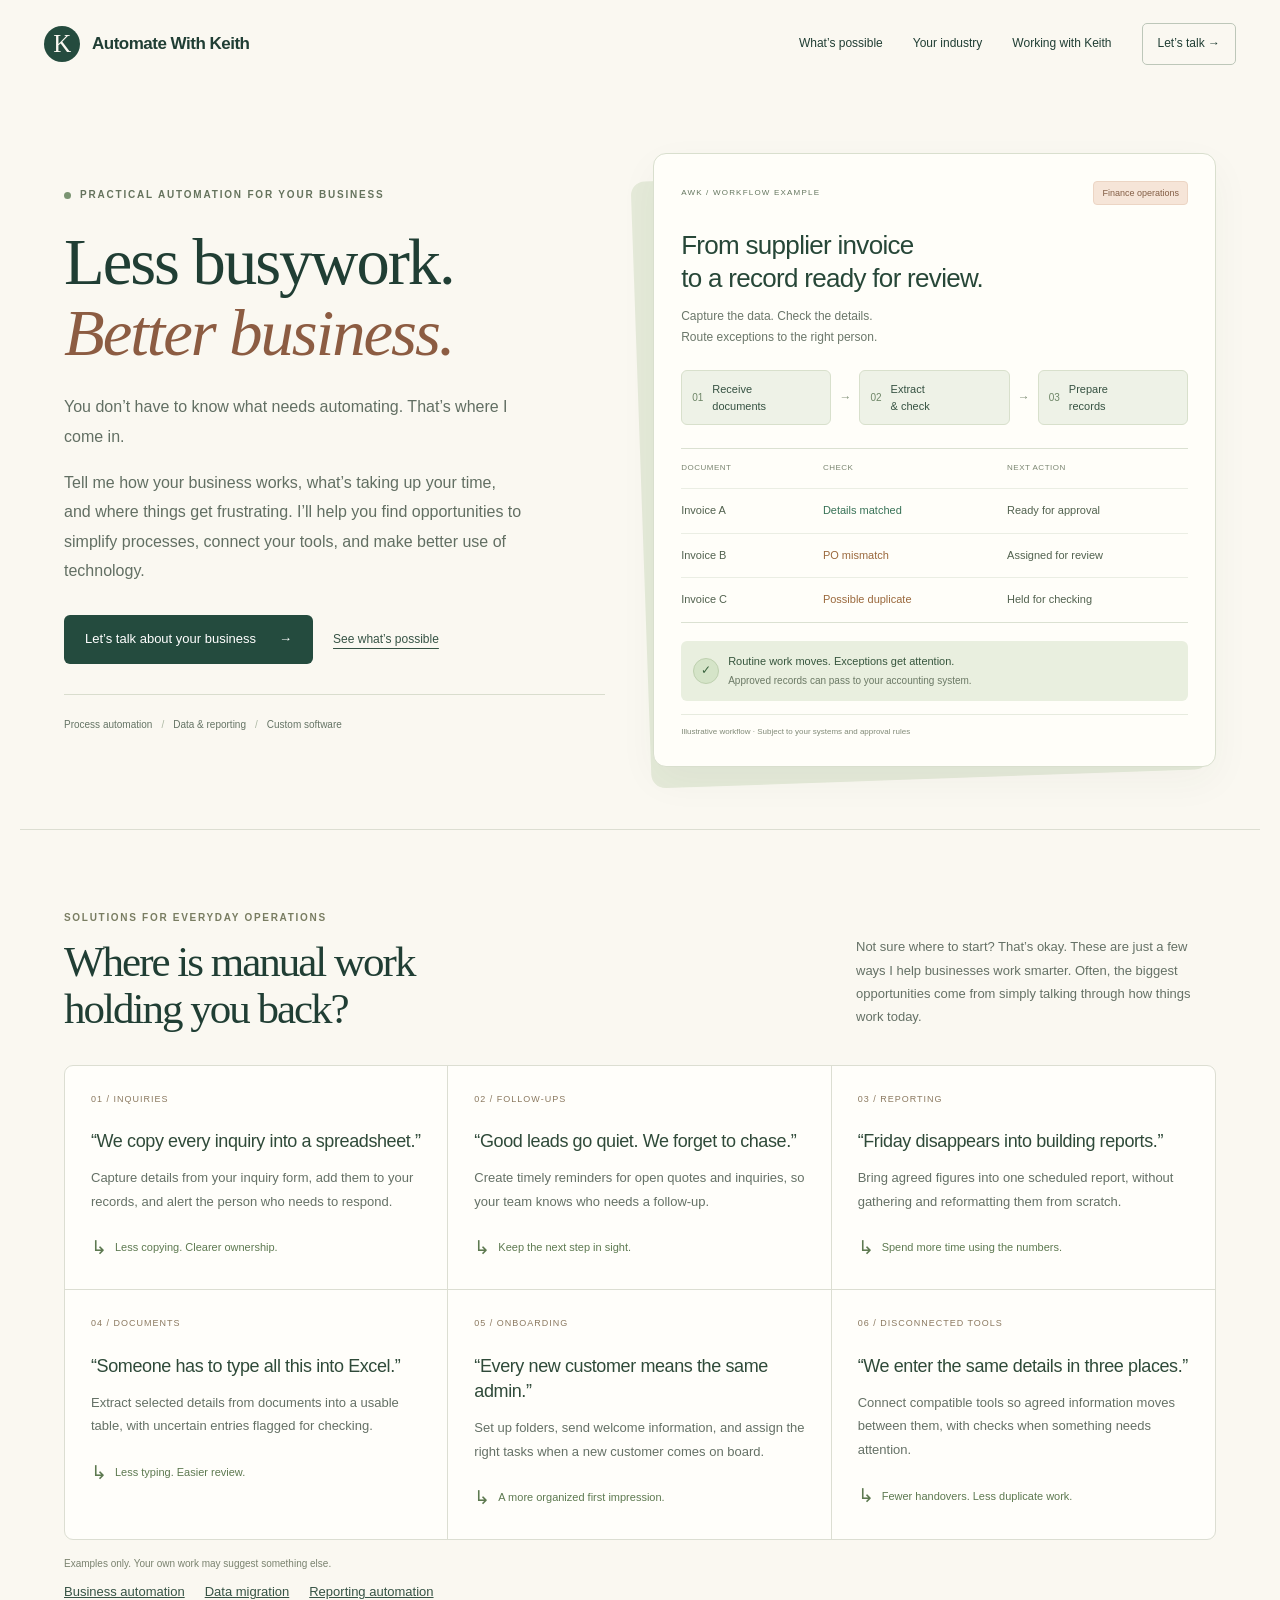
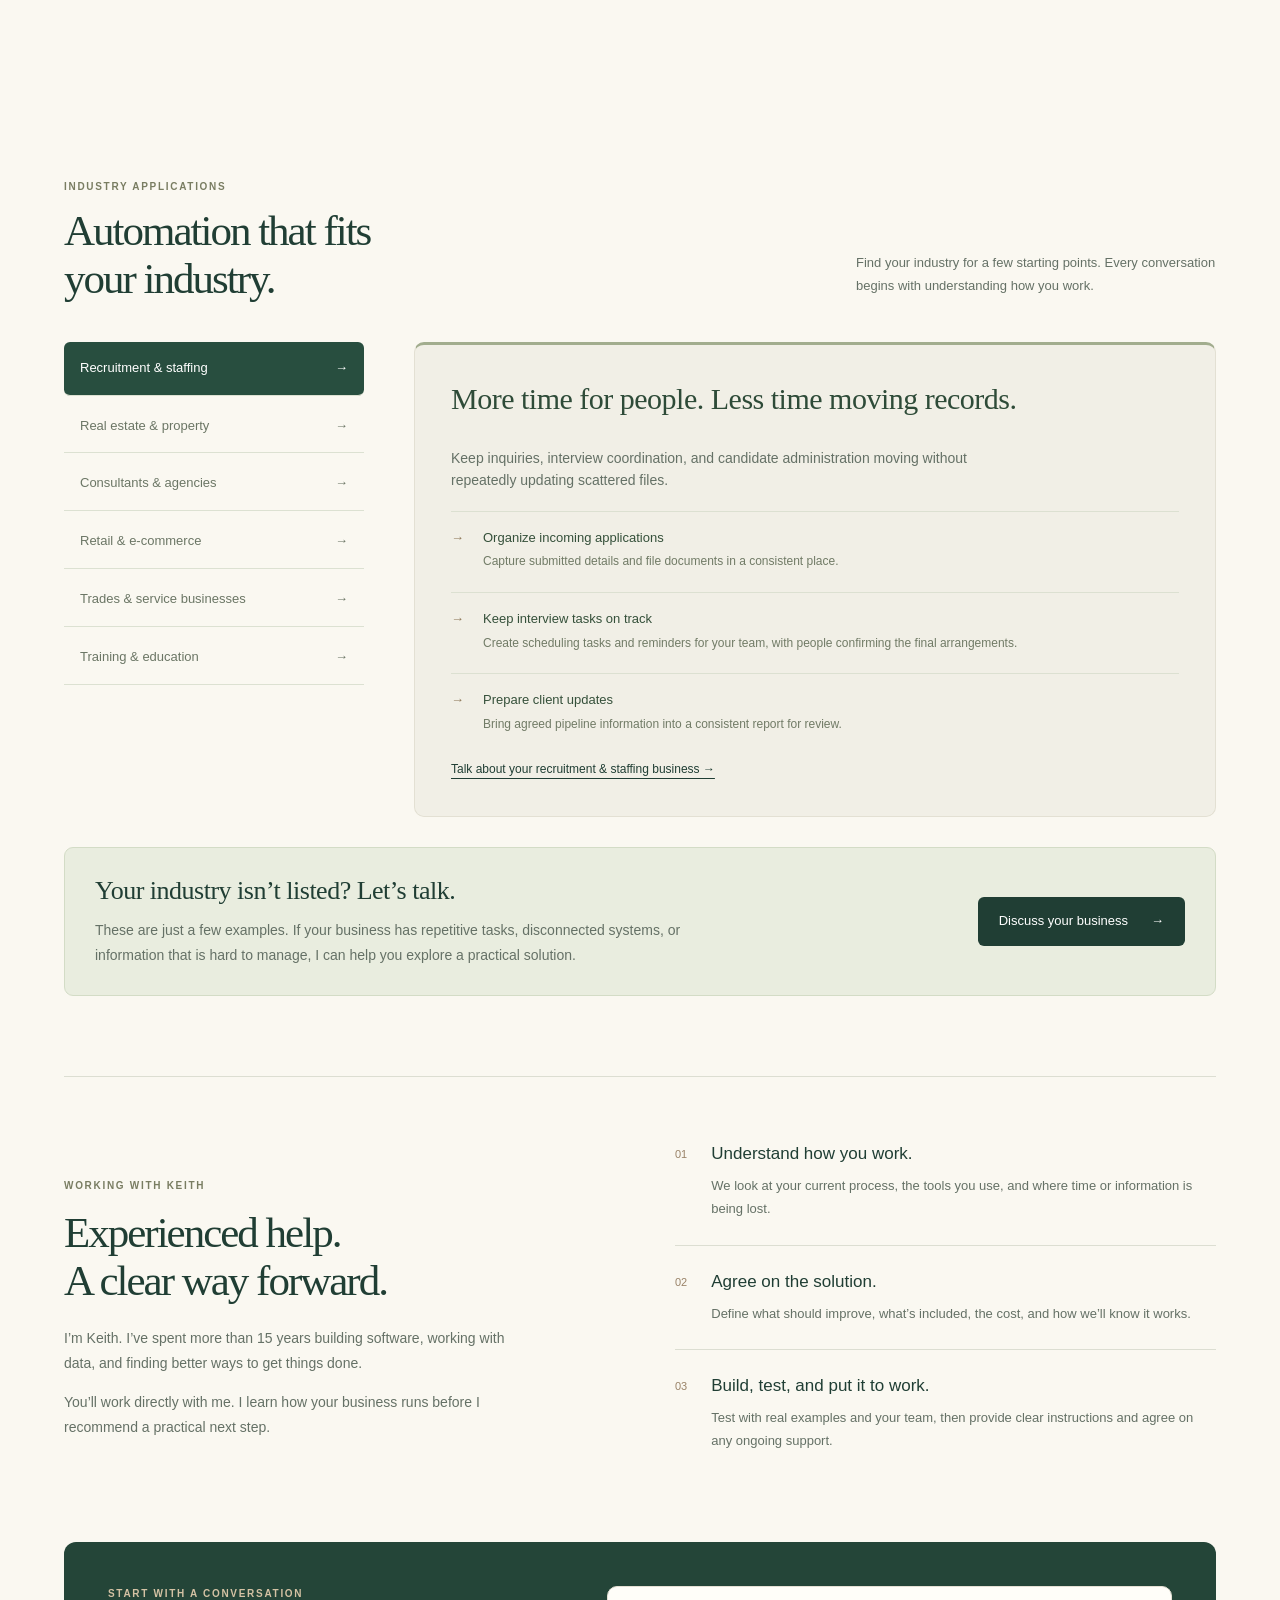
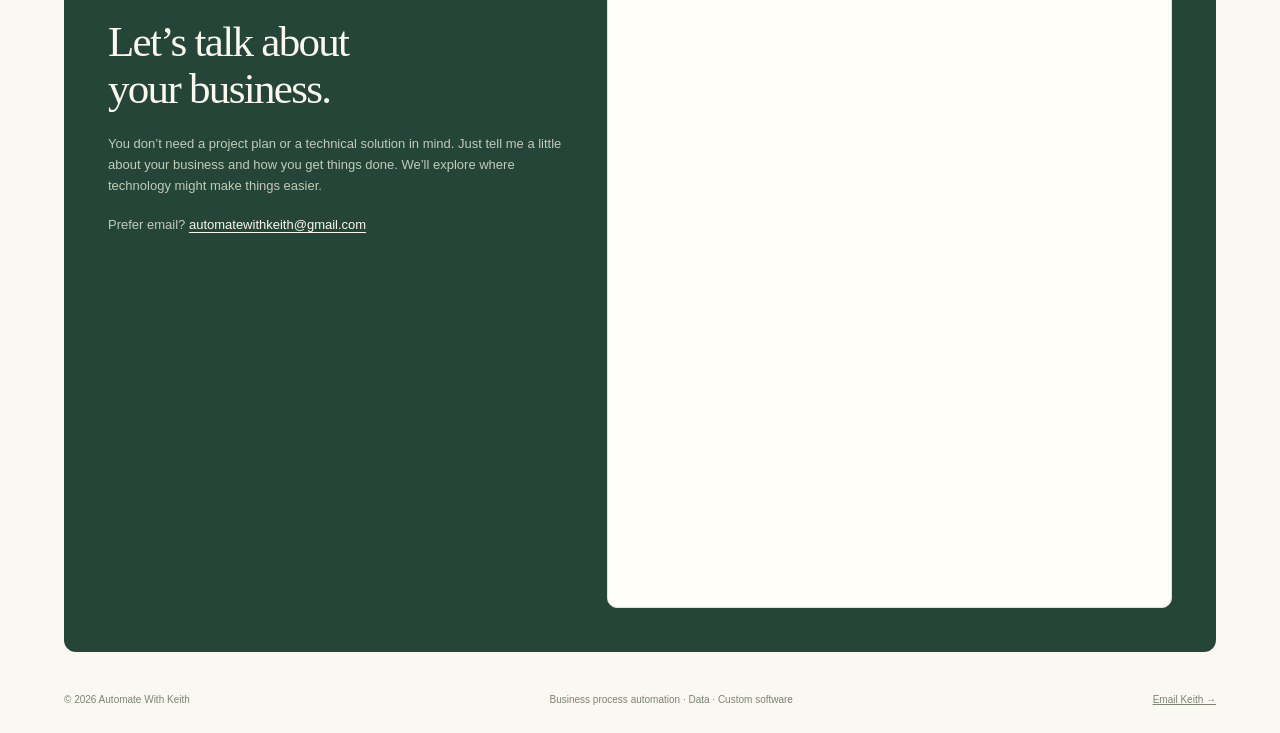
<file: index.html>
<!DOCTYPE html><html lang="en"><head><meta charset="UTF-8"><meta name="viewport" content="width=device-width,initial-scale=1"><link rel="canonical" href="https://automatewithkeith.com/"><title>Automate With Keith | Business Process Automation</title><meta name="description" content="You don’t have to know what needs automating. Keith helps small-business owners find practical ways to save time and simplify everyday work."><link rel="stylesheet" href="/styles.css"></head><body><header><a class="brand" href="/"><span class="logo">K</span>Automate With Keith</a><nav aria-label="Main navigation"><a href="/#possibilities">What’s possible</a><a href="/#industries">Your industry</a><a href="/#working">Working with Keith</a><a class="nav-cta" href="/#contact">Let’s talk →</a></nav></header><main class="wrap"><section class="hero" id="intro" aria-label="Introduction"><div class="hero-copy"><div class="eyebrow"><span class="dot"></span>Practical automation for your business</div><h1>Less busywork.<br><em>Better business.</em></h1><p class="lead">You don’t have to know what needs automating. That’s where I come in.</p><p class="lead">Tell me how your business works, what’s taking up your time, and where things get frustrating. I’ll help you find opportunities to simplify processes, connect your tools, and make better use of technology.</p><div class="actions"><a class="btn" href="/#contact">Let’s talk about your business <span>→</span></a><a class="text-link" href="/#possibilities">See what’s possible</a></div><div class="hero-foot">Process automation <span>/</span> Data &amp; reporting <span>/</span> Custom software</div></div><div class="operation"><div class="op-top"><span class="op-mark">AWK / WORKFLOW EXAMPLE</span><span class="op-badge">Finance operations</span></div><h3>From supplier invoice<br>to a record ready for review.</h3><p>Capture the data. Check the details.<br>Route exceptions to the right person.</p><div class="op-pipeline"><div><b>01</b><span>Receive<br>documents</span></div><i>→</i><div><b>02</b><span>Extract<br>&amp; check</span></div><i>→</i><div><b>03</b><span>Prepare<br>records</span></div></div><div class="op-table"><div class="op-row op-th"><span>DOCUMENT</span><span>CHECK</span><span>NEXT ACTION</span></div><div class="op-row"><span>Invoice A</span><span class="status-ok">Details matched</span><span>Ready for approval</span></div><div class="op-row"><span>Invoice B</span><span class="status-warn">PO mismatch</span><span>Assigned for review</span></div><div class="op-row"><span>Invoice C</span><span class="status-warn">Possible duplicate</span><span>Held for checking</span></div></div><div class="op-result"><span class="result-icon">✓</span><div><strong>Routine work moves. Exceptions get attention.</strong><small>Approved records can pass to your accounting system.</small></div></div><div class="op-disclaimer">Illustrative workflow · Subject to your systems and approval rules</div></div></section><section id="possibilities"><div class="section-head"><div><div class="eyebrow">Solutions for everyday operations</div><h2>Where is manual work<br>holding you back?</h2></div><p>Not sure where to start? That’s okay. These are just a few ways I help businesses work smarter. Often, the biggest opportunities come from simply talking through how things work today.</p></div><div class="cases">
<article class="case"><span class="num">01 / INQUIRIES</span><h3>“We copy every inquiry into a spreadsheet.”</h3><p>Capture details from your inquiry form, add them to your records, and alert the person who needs to respond.</p><div class="outcome">Less copying. Clearer ownership.</div></article>
<article class="case"><span class="num">02 / FOLLOW-UPS</span><h3>“Good leads go quiet. We forget to chase.”</h3><p>Create timely reminders for open quotes and inquiries, so your team knows who needs a follow-up.</p><div class="outcome">Keep the next step in sight.</div></article>
<article class="case"><span class="num">03 / REPORTING</span><h3>“Friday disappears into building reports.”</h3><p>Bring agreed figures into one scheduled report, without gathering and reformatting them from scratch.</p><div class="outcome">Spend more time using the numbers.</div></article>
<article class="case"><span class="num">04 / DOCUMENTS</span><h3>“Someone has to type all this into Excel.”</h3><p>Extract selected details from documents into a usable table, with uncertain entries flagged for checking.</p><div class="outcome">Less typing. Easier review.</div></article>
<article class="case"><span class="num">05 / ONBOARDING</span><h3>“Every new customer means the same admin.”</h3><p>Set up folders, send welcome information, and assign the right tasks when a new customer comes on board.</p><div class="outcome">A more organized first impression.</div></article>
<article class="case"><span class="num">06 / DISCONNECTED TOOLS</span><h3>“We enter the same details in three places.”</h3><p>Connect compatible tools so agreed information moves between them, with checks when something needs attention.</p><div class="outcome">Fewer handovers. Less duplicate work.</div></article></div><p class="caption">Examples only. Your own work may suggest something else.</p><p class="service-links"><a href="/services/business-automation/">Business automation</a><a href="/services/data-migration/">Data migration</a><a href="/services/reporting-automation/">Reporting automation</a></p></section>
<section id="industries"><div class="section-head"><div><div class="eyebrow">Industry applications</div><h2>Automation that fits<br>your industry.</h2></div><p>Find your industry for a few starting points. Every conversation begins with understanding how you work.</p></div><div class="industries"><div class="industry-list" role="tablist" aria-label="Industry examples" id="industryTabs"></div><div class="industry-detail" role="tabpanel" id="industryPanel" tabindex="0"></div></div><aside class="industry-invitation"><div><h3>Your industry isn’t listed? Let’s talk.</h3><p>These are just a few examples. If your business has repetitive tasks, disconnected systems, or information that is hard to manage, I can help you explore a practical solution.</p></div><a class="btn" href="/#contact">Discuss your business <span>→</span></a></aside></section>
<section class="working" id="working"><div class="working-intro"><div class="eyebrow">Working with Keith</div><h2>Experienced help.<br>A clear way forward.</h2><p>I’m Keith. I’ve spent more than 15 years building software, working with data, and finding better ways to get things done.</p><p>You’ll work directly with me. I learn how your business runs before I recommend a practical next step.</p></div><div class="working-steps"><article><span>01</span><div><h3>Understand how you work.</h3><p>We look at your current process, the tools you use, and where time or information is being lost.</p></div></article><article><span>02</span><div><h3>Agree on the solution.</h3><p>Define what should improve, what’s included, the cost, and how we’ll know it works.</p></div></article><article><span>03</span><div><h3>Build, test, and put it to work.</h3><p>Test with real examples and your team, then provide clear instructions and agree on any ongoing support.</p></div></article></div></section><section class="contact" id="contact"><div><div class="eyebrow">Start with a conversation</div><h2>Let’s talk about<br>your business.</h2><p>You don’t need a project plan or a technical solution in mind. Just tell me a little about your business and how you get things done. We’ll explore where technology might make things easier.</p><p class="contact-email">Prefer email? <a href="mailto:automatewithkeith@gmail.com">automatewithkeith@gmail.com</a></p></div><div class="tally-embed"><div class="form-thanks" id="formThanks" role="status" aria-live="polite" tabindex="-1" hidden><h3>Thank you.</h3><p>Your message was sent. Keith will follow up by email. You can also write to <a href="mailto:automatewithkeith@gmail.com">automatewithkeith@gmail.com</a>.</p></div><iframe data-tally-src="https://tally.so/embed/X5JP6e?alignLeft=1&hideTitle=1&transparentBackground=1&dynamicHeight=1" loading="lazy" width="100%" height="600" frameborder="0" marginheight="0" marginwidth="0" title="Let&#x27;s talk about your business"></iframe></div></section></main><footer class="wrap"><span>© 2026 Automate With Keith</span><span>Business process automation · Data · Custom software</span><a href="mailto:automatewithkeith@gmail.com">Email Keith →</a></footer>
<script>
const industries=[{name:'Recruitment & staffing',title:'More time for people. Less time moving records.',intro:'Keep inquiries, interview coordination, and candidate administration moving without repeatedly updating scattered files.',items:[['Organize incoming applications','Capture submitted details and file documents in a consistent place.'],['Keep interview tasks on track','Create scheduling tasks and reminders for your team, with people confirming the final arrangements.'],['Prepare client updates','Bring agreed pipeline information into a consistent report for review.']]},{name:'Real estate & property',title:'Stay on top of inquiries and important dates.',intro:'Give your team a clearer view of property inquiries, appointments, and routine follow-ups.',items:[['Route property inquiries','Capture the property and contact details, then notify the responsible agent.'],['Track renewal dates','Create reminders ahead of lease and document expiry dates.'],['Coordinate maintenance requests','Log incoming requests, assign tasks, and track their status.']]},{name:'Consultants & agencies',title:'Keep client work moving, from first hello.',intro:'Simplify the repeatable administration around proposals, new projects, and client updates.',items:[['Follow up on proposals','Create reminders when a proposal is awaiting a response.'],['Set up new client projects','Create standard folders, checklists, and welcome emails.'],['Assemble status updates','Gather agreed project information into a draft update for review.']]},{name:'Retail & e-commerce',title:'Spend less time reconciling the everyday.',intro:'Bring order, stock, and customer information into clearer routines using compatible systems.',items:[['Keep an eye on stock','Notify your team when recorded stock falls below agreed levels.'],['Create sales summaries','Bring sales figures into a scheduled report.'],['Organize customer queries','Categorize incoming inquiries and route them to the right person.']]},{name:'Trades & service businesses',title:'Less chasing paperwork. More time on the job.',intro:'Keep job inquiries, quote follow-ups, and routine service administration in one clear process.',items:[['Turn inquiries into job records','Capture the customer, requested service, and next action.'],['Remember outstanding quotes','Prompt your team to follow up on quotes awaiting a decision.'],['Prepare job paperwork','Create draft job sheets from approved booking details.']]},{name:'Training & education',title:'Make course administration easier to manage.',intro:'Simplify the routine work around inquiries, enrollments, course information, and attendance records.',items:[['Organize course inquiries','Capture course preferences and notify your admissions team.'],['Send joining information','Prepare confirmations and course instructions from approved enrollment details.'],['Bring attendance records together','Consolidate submitted records into a table for staff to review.']]}];
const tabs=document.getElementById('industryTabs'),panel=document.getElementById('industryPanel');
function selectIndustry(i){tabs.querySelectorAll('button').forEach((b,j)=>{b.setAttribute('aria-selected',i===j);b.tabIndex=i===j?0:-1});const d=industries[i];panel.setAttribute('aria-labelledby','industry-'+i);panel.innerHTML='<h3>'+d.title+'</h3><p>'+d.intro+'</p>'+d.items.map(x=>'<div class="solution"><span aria-hidden="true">→</span><div><b>'+x[0]+'</b><p>'+x[1]+'</p></div></div>').join('')+'<a href="/#contact">Talk about your '+d.name.toLowerCase()+' business →</a>';}
industries.forEach((d,i)=>{const b=document.createElement('button');b.id='industry-'+i;b.setAttribute('role','tab');b.setAttribute('aria-controls','industryPanel');b.innerHTML=d.name+'<span aria-hidden="true">→</span>';b.onclick=()=>selectIndustry(i);b.onkeydown=e=>{if(['ArrowDown','ArrowUp','ArrowRight','ArrowLeft','Home','End'].includes(e.key)){e.preventDefault();let next=e.key==='Home'?0:e.key==='End'?industries.length-1:(i+(['ArrowDown','ArrowRight'].includes(e.key)?1:-1)+industries.length)%industries.length;selectIndustry(next);tabs.children[next].focus()}};tabs.appendChild(b)});selectIndustry(0);
</script><script>var d=document,w="https://tally.so/widgets/embed.js",v=function(){"undefined"!=typeof Tally?Tally.loadEmbeds():d.querySelectorAll("iframe[data-tally-src]:not([src])").forEach((function(e){e.src=e.dataset.tallySrc}))};if("undefined"!=typeof Tally)v();else if(d.querySelector('script[src="'+w+'"]')==null){var s=d.createElement("script");s.src=w,s.onload=v,s.onerror=v,d.body.appendChild(s);}</script><script src="/tally.js"></script></body></html>
</file>
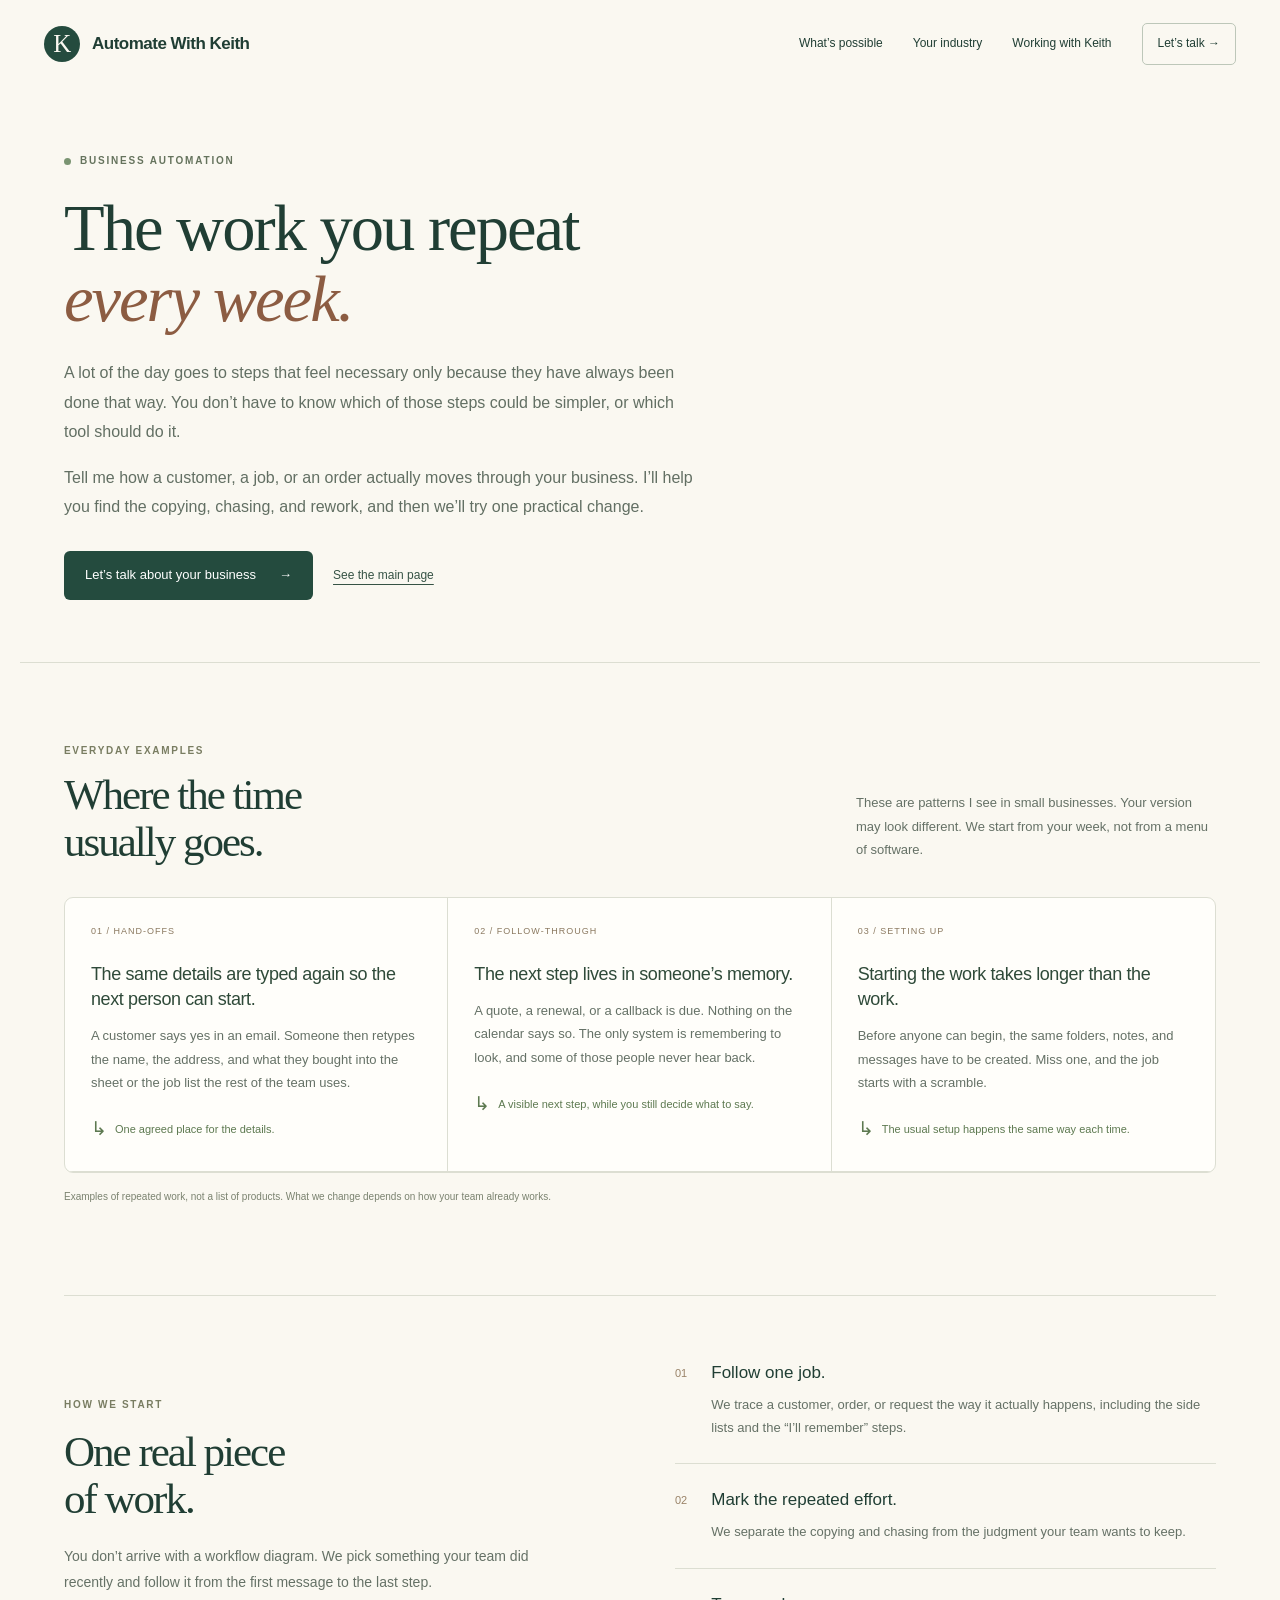
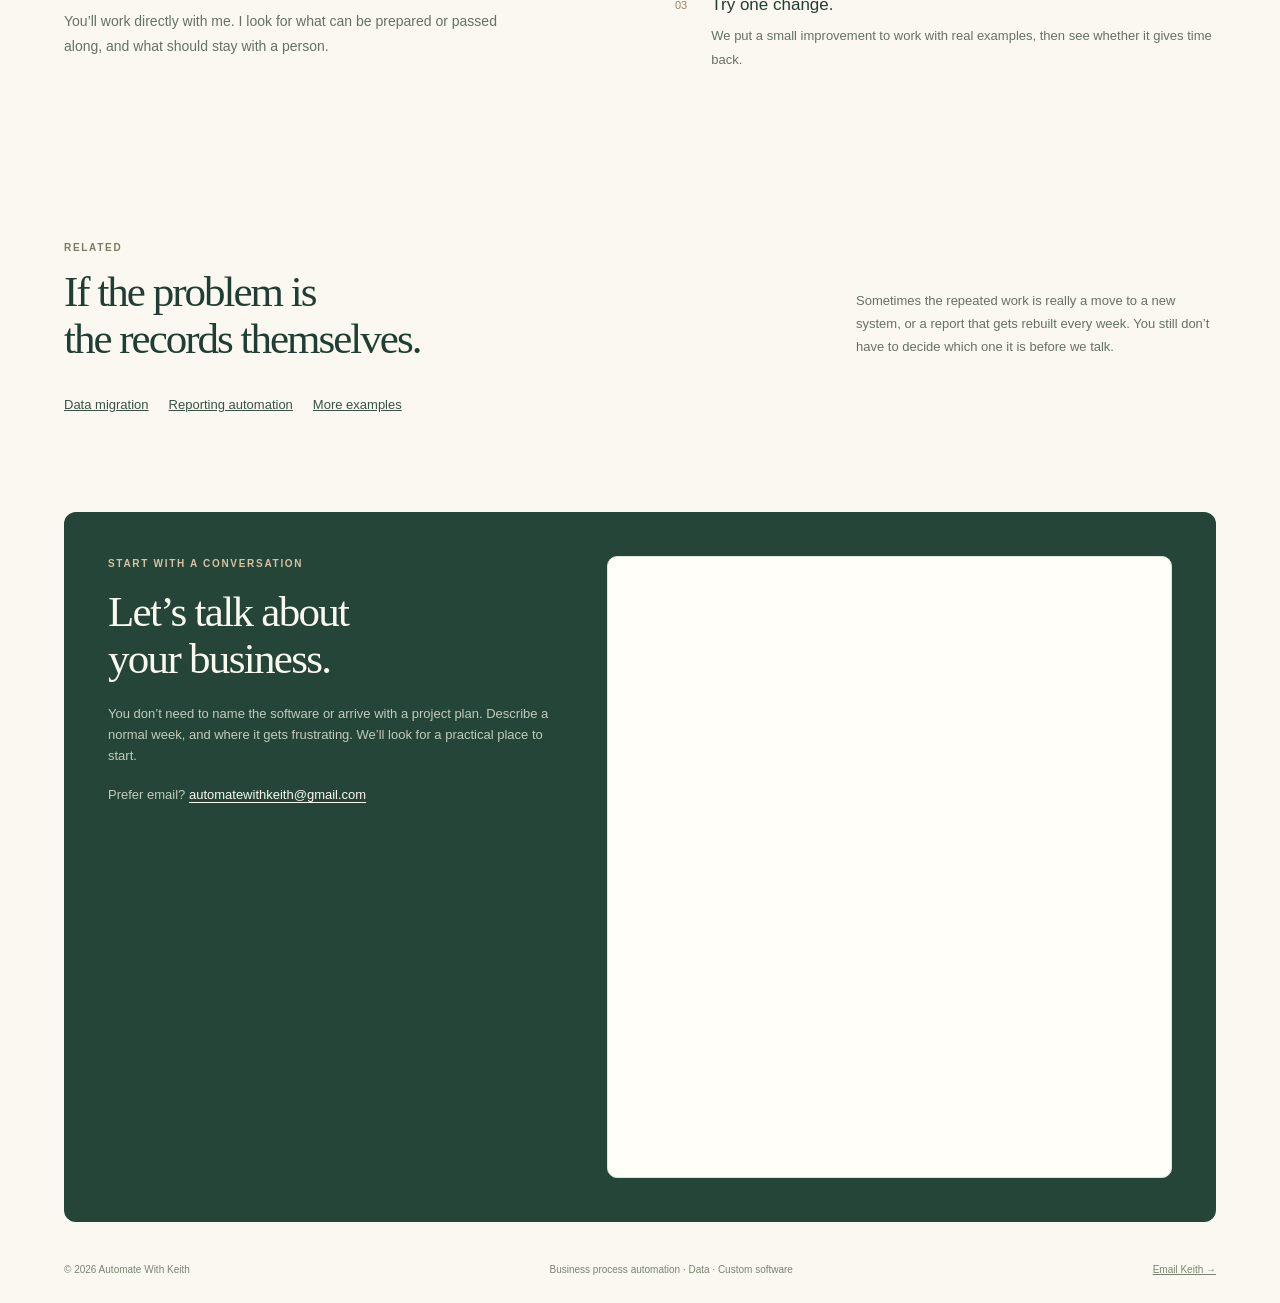
<file: services/business-automation/index.html>
<!DOCTYPE html>
<html lang="en">
<head>
<meta charset="UTF-8">
<meta name="viewport" content="width=device-width, initial-scale=1">
<title>Business Automation for Small Businesses | Automate With Keith</title>
<meta name="description" content="You don’t have to know which tasks to automate. Keith looks at how your small business runs and helps with the repeated work that fills the day.">
<link rel="canonical" href="https://automatewithkeith.com/services/business-automation/">
<link rel="stylesheet" href="/styles.css">
</head>
<body>
<header><a class="brand" href="/"><span class="logo">K</span>Automate With Keith</a><nav aria-label="Main navigation"><a href="/#possibilities">What’s possible</a><a href="/#industries">Your industry</a><a href="/#working">Working with Keith</a><a class="nav-cta" href="#contact">Let’s talk →</a></nav></header>
<main class="wrap">
<section class="hero hero-simple" id="intro" aria-labelledby="service-title">
<div class="hero-copy">
<div class="eyebrow"><span class="dot"></span>Business automation</div>
<h1 id="service-title">The work you repeat<br><em>every week.</em></h1>
<p class="lead">A lot of the day goes to steps that feel necessary only because they have always been done that way. You don’t have to know which of those steps could be simpler, or which tool should do it.</p>
<p class="lead">Tell me how a customer, a job, or an order actually moves through your business. I’ll help you find the copying, chasing, and rework, and then we’ll try one practical change.</p>
<div class="actions"><a class="btn" href="#contact">Let’s talk about your business <span>→</span></a><a class="text-link" href="/">See the main page</a></div>
</div>
</section>
<section>
<div class="section-head"><div><div class="eyebrow">Everyday examples</div><h2>Where the time<br>usually goes.</h2></div><p>These are patterns I see in small businesses. Your version may look different. We start from your week, not from a menu of software.</p></div>
<div class="cases">
<article class="case"><span class="num">01 / HAND-OFFS</span><h3>The same details are typed again so the next person can start.</h3><p>A customer says yes in an email. Someone then retypes the name, the address, and what they bought into the sheet or the job list the rest of the team uses.</p><div class="outcome">One agreed place for the details.</div></article>
<article class="case"><span class="num">02 / FOLLOW-THROUGH</span><h3>The next step lives in someone’s memory.</h3><p>A quote, a renewal, or a callback is due. Nothing on the calendar says so. The only system is remembering to look, and some of those people never hear back.</p><div class="outcome">A visible next step, while you still decide what to say.</div></article>
<article class="case"><span class="num">03 / SETTING UP</span><h3>Starting the work takes longer than the work.</h3><p>Before anyone can begin, the same folders, notes, and messages have to be created. Miss one, and the job starts with a scramble.</p><div class="outcome">The usual setup happens the same way each time.</div></article>
</div>
<p class="caption">Examples of repeated work, not a list of products. What we change depends on how your team already works.</p>
</section>
<section class="working" aria-label="How a business automation conversation starts">
<div class="working-intro">
<div class="eyebrow">How we start</div>
<h2>One real piece<br>of work.</h2>
<p>You don’t arrive with a workflow diagram. We pick something your team did recently and follow it from the first message to the last step.</p>
<p>You’ll work directly with me. I look for what can be prepared or passed along, and what should stay with a person.</p>
</div>
<div class="working-steps">
<article><span>01</span><div><h3>Follow one job.</h3><p>We trace a customer, order, or request the way it actually happens, including the side lists and the “I’ll remember” steps.</p></div></article>
<article><span>02</span><div><h3>Mark the repeated effort.</h3><p>We separate the copying and chasing from the judgment your team wants to keep.</p></div></article>
<article><span>03</span><div><h3>Try one change.</h3><p>We put a small improvement to work with real examples, then see whether it gives time back.</p></div></article>
</div>
</section>
<section>
<div class="section-head"><div><div class="eyebrow">Related</div><h2>If the problem is<br>the records themselves.</h2></div><p>Sometimes the repeated work is really a move to a new system, or a report that gets rebuilt every week. You still don’t have to decide which one it is before we talk.</p></div>
<p class="service-links"><a href="/services/data-migration/">Data migration</a><a href="/services/reporting-automation/">Reporting automation</a><a href="/#possibilities">More examples</a></p>
</section>
<section class="contact" id="contact">
<div>
<div class="eyebrow">Start with a conversation</div>
<h2>Let’s talk about<br>your business.</h2>
<p>You don’t need to name the software or arrive with a project plan. Describe a normal week, and where it gets frustrating. We’ll look for a practical place to start.</p>
<p class="contact-email">Prefer email? <a href="mailto:automatewithkeith@gmail.com">automatewithkeith@gmail.com</a></p>
</div>
<div class="tally-embed">
<div class="form-thanks" id="formThanks" role="status" aria-live="polite" tabindex="-1" hidden>
<h3>Thank you.</h3>
<p>Your message was sent. Keith will follow up by email. You can also write to <a href="mailto:automatewithkeith@gmail.com">automatewithkeith@gmail.com</a>.</p>
</div>
<iframe data-tally-src="https://tally.so/embed/X5JP6e?alignLeft=1&hideTitle=1&transparentBackground=1&dynamicHeight=1" loading="lazy" width="100%" height="600" frameborder="0" marginheight="0" marginwidth="0" title="Let&#x27;s talk about your business"></iframe>
</div>
</section>
</main>
<footer class="wrap"><span>© 2026 Automate With Keith</span><span>Business process automation · Data · Custom software</span><a href="mailto:automatewithkeith@gmail.com">Email Keith →</a></footer>
<script>var d=document,w="https://tally.so/widgets/embed.js",v=function(){"undefined"!=typeof Tally?Tally.loadEmbeds():d.querySelectorAll("iframe[data-tally-src]:not([src])").forEach((function(e){e.src=e.dataset.tallySrc}))};if("undefined"!=typeof Tally)v();else if(d.querySelector('script[src="'+w+'"]')==null){var s=d.createElement("script");s.src=w,s.onload=v,s.onerror=v,d.body.appendChild(s);}</script>
<script src="/tally.js"></script>
</body>
</html>
</file>
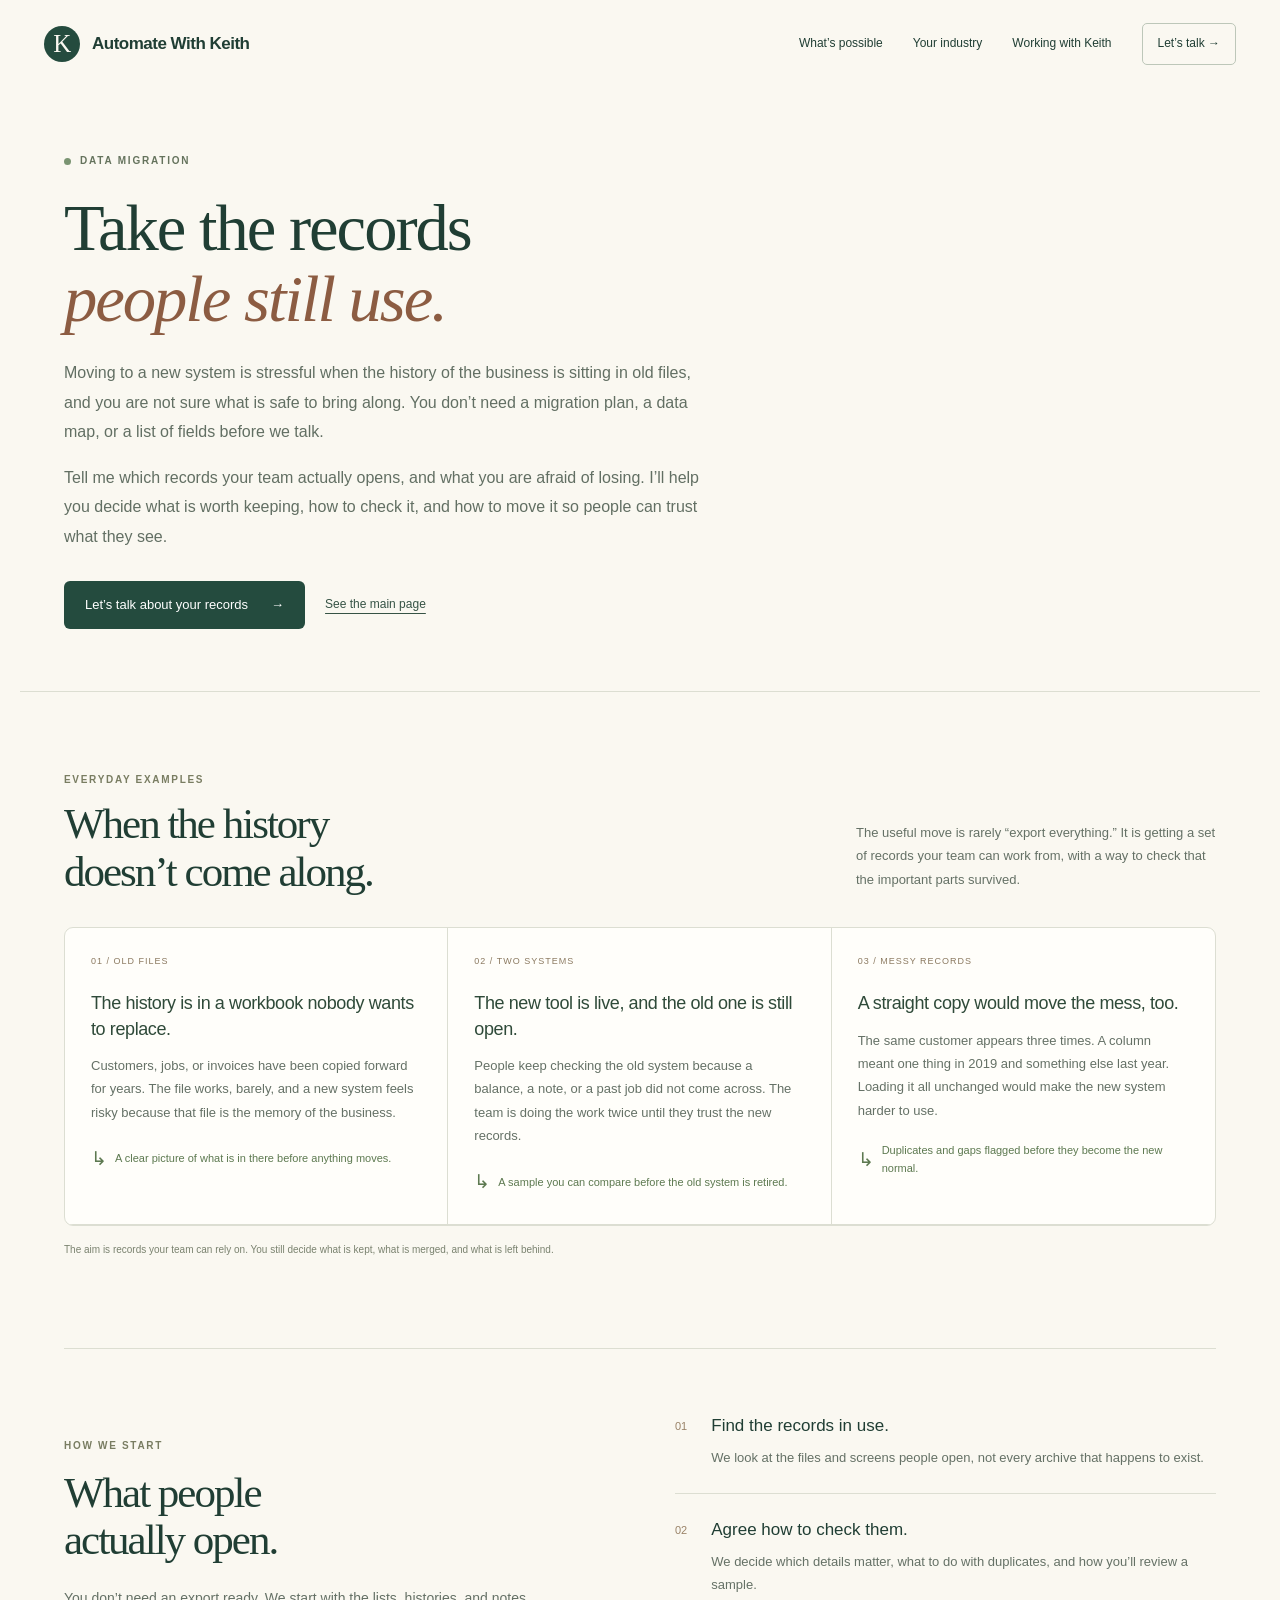
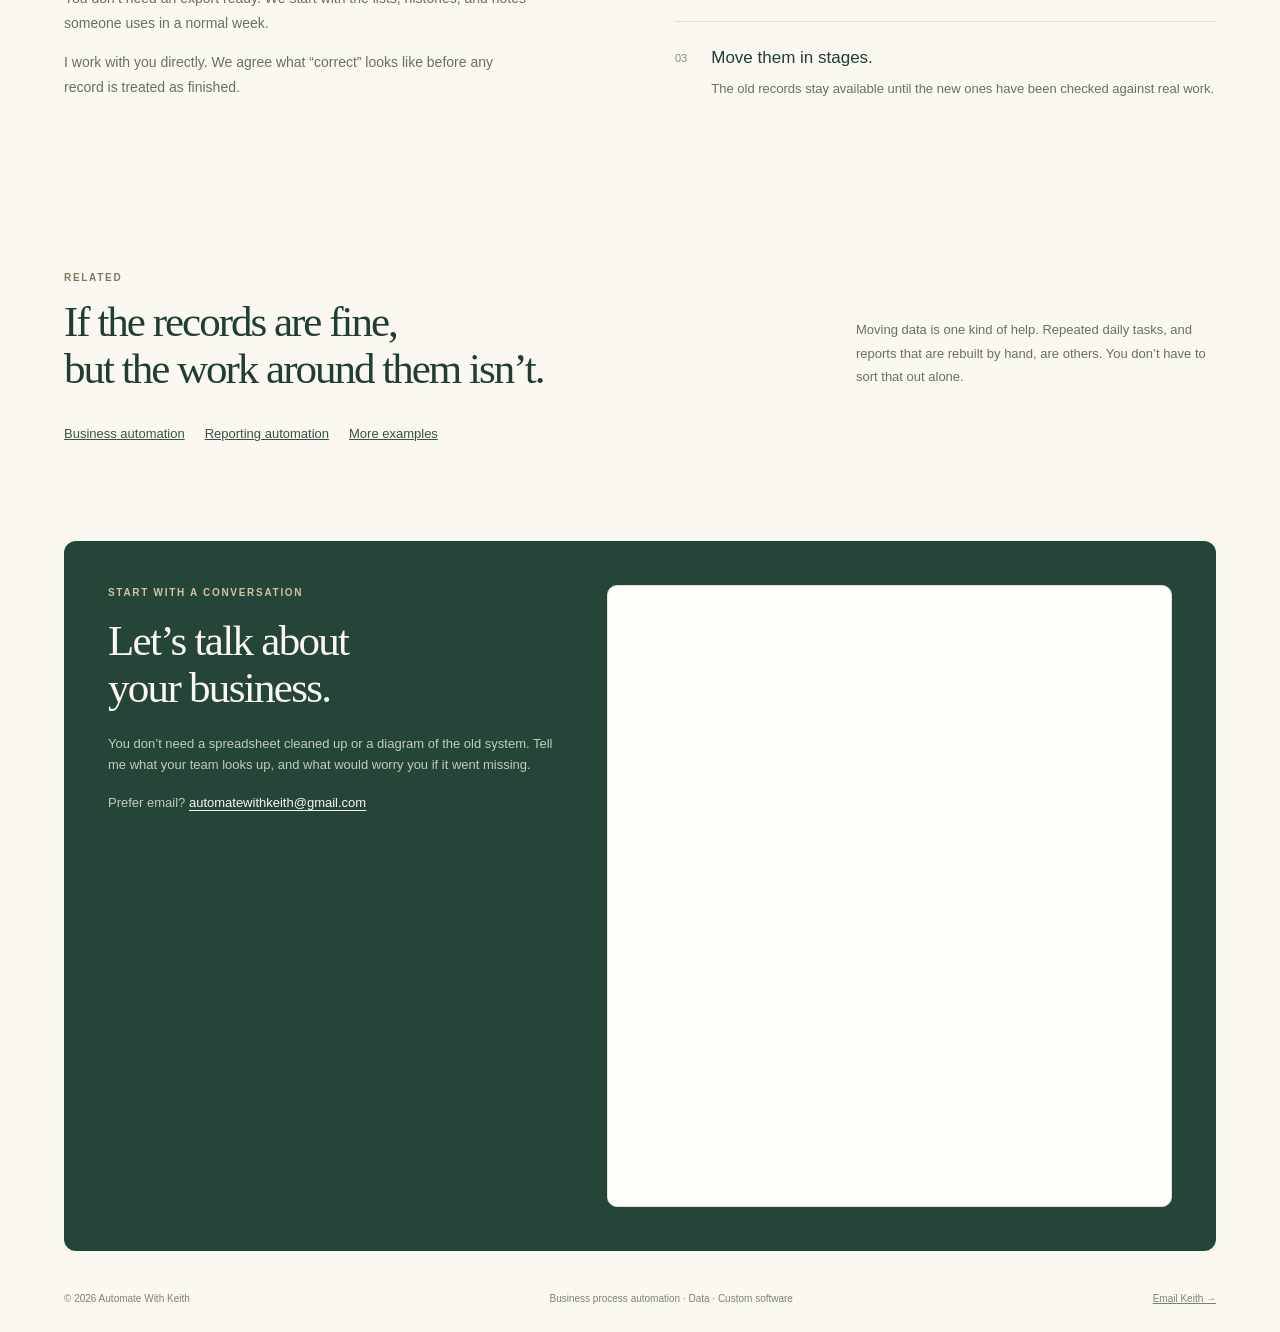
<file: services/data-migration/index.html>
<!DOCTYPE html>
<html lang="en">
<head>
<meta charset="UTF-8">
<meta name="viewport" content="width=device-width, initial-scale=1">
<title>Data Migration for Small Businesses | Automate With Keith</title>
<meta name="description" content="You don’t need a migration plan to start. Keith helps small businesses sort out the records worth keeping and move them without losing the history people rely on.">
<link rel="canonical" href="https://automatewithkeith.com/services/data-migration/">
<link rel="stylesheet" href="/styles.css">
</head>
<body>
<header><a class="brand" href="/"><span class="logo">K</span>Automate With Keith</a><nav aria-label="Main navigation"><a href="/#possibilities">What’s possible</a><a href="/#industries">Your industry</a><a href="/#working">Working with Keith</a><a class="nav-cta" href="#contact">Let’s talk →</a></nav></header>
<main class="wrap">
<section class="hero hero-simple" id="intro" aria-labelledby="service-title">
<div class="hero-copy">
<div class="eyebrow"><span class="dot"></span>Data migration</div>
<h1 id="service-title">Take the records<br><em>people still use.</em></h1>
<p class="lead">Moving to a new system is stressful when the history of the business is sitting in old files, and you are not sure what is safe to bring along. You don’t need a migration plan, a data map, or a list of fields before we talk.</p>
<p class="lead">Tell me which records your team actually opens, and what you are afraid of losing. I’ll help you decide what is worth keeping, how to check it, and how to move it so people can trust what they see.</p>
<div class="actions"><a class="btn" href="#contact">Let’s talk about your records <span>→</span></a><a class="text-link" href="/">See the main page</a></div>
</div>
</section>
<section>
<div class="section-head"><div><div class="eyebrow">Everyday examples</div><h2>When the history<br>doesn’t come along.</h2></div><p>The useful move is rarely “export everything.” It is getting a set of records your team can work from, with a way to check that the important parts survived.</p></div>
<div class="cases">
<article class="case"><span class="num">01 / OLD FILES</span><h3>The history is in a workbook nobody wants to replace.</h3><p>Customers, jobs, or invoices have been copied forward for years. The file works, barely, and a new system feels risky because that file is the memory of the business.</p><div class="outcome">A clear picture of what is in there before anything moves.</div></article>
<article class="case"><span class="num">02 / TWO SYSTEMS</span><h3>The new tool is live, and the old one is still open.</h3><p>People keep checking the old system because a balance, a note, or a past job did not come across. The team is doing the work twice until they trust the new records.</p><div class="outcome">A sample you can compare before the old system is retired.</div></article>
<article class="case"><span class="num">03 / MESSY RECORDS</span><h3>A straight copy would move the mess, too.</h3><p>The same customer appears three times. A column meant one thing in 2019 and something else last year. Loading it all unchanged would make the new system harder to use.</p><div class="outcome">Duplicates and gaps flagged before they become the new normal.</div></article>
</div>
<p class="caption">The aim is records your team can rely on. You still decide what is kept, what is merged, and what is left behind.</p>
</section>
<section class="working" aria-label="How a data migration conversation starts">
<div class="working-intro">
<div class="eyebrow">How we start</div>
<h2>What people<br>actually open.</h2>
<p>You don’t need an export ready. We start with the lists, histories, and notes someone uses in a normal week.</p>
<p>I work with you directly. We agree what “correct” looks like before any record is treated as finished.</p>
</div>
<div class="working-steps">
<article><span>01</span><div><h3>Find the records in use.</h3><p>We look at the files and screens people open, not every archive that happens to exist.</p></div></article>
<article><span>02</span><div><h3>Agree how to check them.</h3><p>We decide which details matter, what to do with duplicates, and how you’ll review a sample.</p></div></article>
<article><span>03</span><div><h3>Move them in stages.</h3><p>The old records stay available until the new ones have been checked against real work.</p></div></article>
</div>
</section>
<section>
<div class="section-head"><div><div class="eyebrow">Related</div><h2>If the records are fine,<br>but the work around them isn’t.</h2></div><p>Moving data is one kind of help. Repeated daily tasks, and reports that are rebuilt by hand, are others. You don’t have to sort that out alone.</p></div>
<p class="service-links"><a href="/services/business-automation/">Business automation</a><a href="/services/reporting-automation/">Reporting automation</a><a href="/#possibilities">More examples</a></p>
</section>
<section class="contact" id="contact">
<div>
<div class="eyebrow">Start with a conversation</div>
<h2>Let’s talk about<br>your business.</h2>
<p>You don’t need a spreadsheet cleaned up or a diagram of the old system. Tell me what your team looks up, and what would worry you if it went missing.</p>
<p class="contact-email">Prefer email? <a href="mailto:automatewithkeith@gmail.com">automatewithkeith@gmail.com</a></p>
</div>
<div class="tally-embed">
<div class="form-thanks" id="formThanks" role="status" aria-live="polite" tabindex="-1" hidden>
<h3>Thank you.</h3>
<p>Your message was sent. Keith will follow up by email. You can also write to <a href="mailto:automatewithkeith@gmail.com">automatewithkeith@gmail.com</a>.</p>
</div>
<iframe data-tally-src="https://tally.so/embed/X5JP6e?alignLeft=1&hideTitle=1&transparentBackground=1&dynamicHeight=1" loading="lazy" width="100%" height="600" frameborder="0" marginheight="0" marginwidth="0" title="Let&#x27;s talk about your business"></iframe>
</div>
</section>
</main>
<footer class="wrap"><span>© 2026 Automate With Keith</span><span>Business process automation · Data · Custom software</span><a href="mailto:automatewithkeith@gmail.com">Email Keith →</a></footer>
<script>var d=document,w="https://tally.so/widgets/embed.js",v=function(){"undefined"!=typeof Tally?Tally.loadEmbeds():d.querySelectorAll("iframe[data-tally-src]:not([src])").forEach((function(e){e.src=e.dataset.tallySrc}))};if("undefined"!=typeof Tally)v();else if(d.querySelector('script[src="'+w+'"]')==null){var s=d.createElement("script");s.src=w,s.onload=v,s.onerror=v,d.body.appendChild(s);}</script>
<script src="/tally.js"></script>
</body>
</html>
</file>
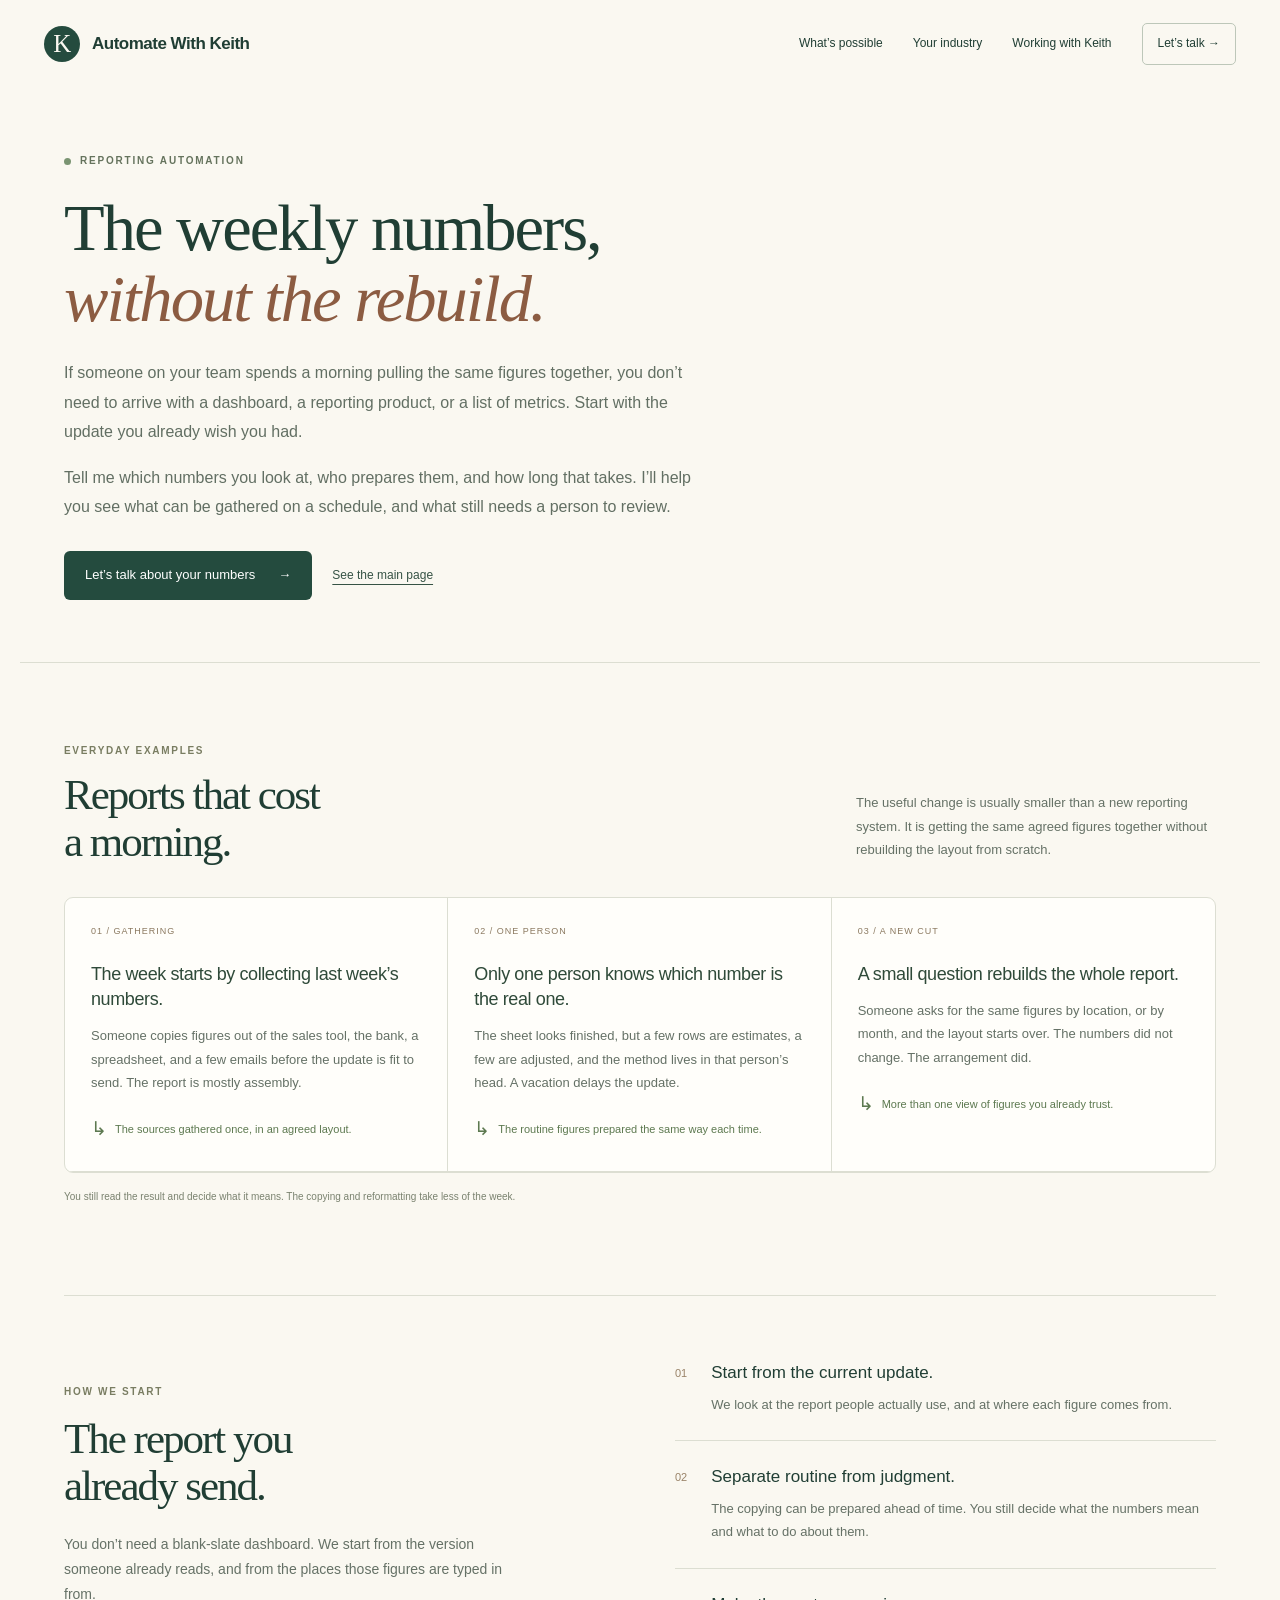
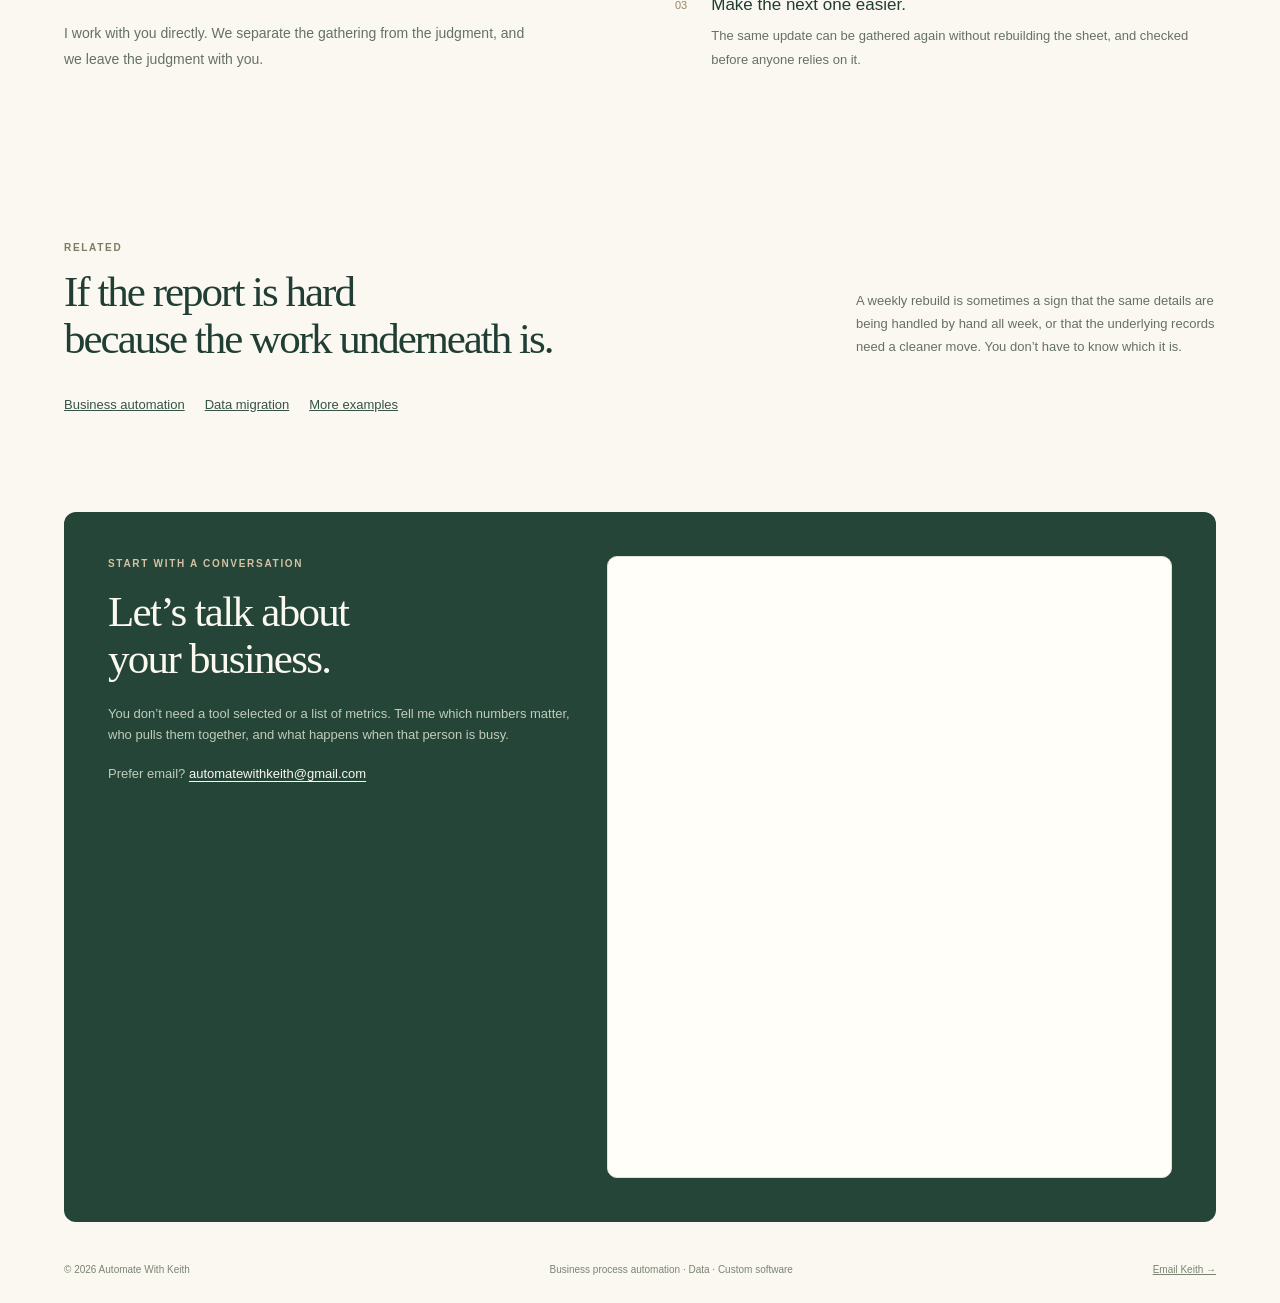
<file: services/reporting-automation/index.html>
<!DOCTYPE html>
<html lang="en">
<head>
<meta charset="UTF-8">
<meta name="viewport" content="width=device-width, initial-scale=1">
<title>Reporting Automation for Small Businesses | Automate With Keith</title>
<meta name="description" content="You don’t need a dashboard picked out. Keith helps small businesses spend less time rebuilding the same weekly numbers from spreadsheets and other tools.">
<link rel="canonical" href="https://automatewithkeith.com/services/reporting-automation/">
<link rel="stylesheet" href="/styles.css">
</head>
<body>
<header><a class="brand" href="/"><span class="logo">K</span>Automate With Keith</a><nav aria-label="Main navigation"><a href="/#possibilities">What’s possible</a><a href="/#industries">Your industry</a><a href="/#working">Working with Keith</a><a class="nav-cta" href="#contact">Let’s talk →</a></nav></header>
<main class="wrap">
<section class="hero hero-simple" id="intro" aria-labelledby="service-title">
<div class="hero-copy">
<div class="eyebrow"><span class="dot"></span>Reporting automation</div>
<h1 id="service-title">The weekly numbers,<br><em>without the rebuild.</em></h1>
<p class="lead">If someone on your team spends a morning pulling the same figures together, you don’t need to arrive with a dashboard, a reporting product, or a list of metrics. Start with the update you already wish you had.</p>
<p class="lead">Tell me which numbers you look at, who prepares them, and how long that takes. I’ll help you see what can be gathered on a schedule, and what still needs a person to review.</p>
<div class="actions"><a class="btn" href="#contact">Let’s talk about your numbers <span>→</span></a><a class="text-link" href="/">See the main page</a></div>
</div>
</section>
<section>
<div class="section-head"><div><div class="eyebrow">Everyday examples</div><h2>Reports that cost<br>a morning.</h2></div><p>The useful change is usually smaller than a new reporting system. It is getting the same agreed figures together without rebuilding the layout from scratch.</p></div>
<div class="cases">
<article class="case"><span class="num">01 / GATHERING</span><h3>The week starts by collecting last week’s numbers.</h3><p>Someone copies figures out of the sales tool, the bank, a spreadsheet, and a few emails before the update is fit to send. The report is mostly assembly.</p><div class="outcome">The sources gathered once, in an agreed layout.</div></article>
<article class="case"><span class="num">02 / ONE PERSON</span><h3>Only one person knows which number is the real one.</h3><p>The sheet looks finished, but a few rows are estimates, a few are adjusted, and the method lives in that person’s head. A vacation delays the update.</p><div class="outcome">The routine figures prepared the same way each time.</div></article>
<article class="case"><span class="num">03 / A NEW CUT</span><h3>A small question rebuilds the whole report.</h3><p>Someone asks for the same figures by location, or by month, and the layout starts over. The numbers did not change. The arrangement did.</p><div class="outcome">More than one view of figures you already trust.</div></article>
</div>
<p class="caption">You still read the result and decide what it means. The copying and reformatting take less of the week.</p>
</section>
<section class="working" aria-label="How a reporting conversation starts">
<div class="working-intro">
<div class="eyebrow">How we start</div>
<h2>The report you<br>already send.</h2>
<p>You don’t need a blank-slate dashboard. We start from the version someone already reads, and from the places those figures are typed in from.</p>
<p>I work with you directly. We separate the gathering from the judgment, and we leave the judgment with you.</p>
</div>
<div class="working-steps">
<article><span>01</span><div><h3>Start from the current update.</h3><p>We look at the report people actually use, and at where each figure comes from.</p></div></article>
<article><span>02</span><div><h3>Separate routine from judgment.</h3><p>The copying can be prepared ahead of time. You still decide what the numbers mean and what to do about them.</p></div></article>
<article><span>03</span><div><h3>Make the next one easier.</h3><p>The same update can be gathered again without rebuilding the sheet, and checked before anyone relies on it.</p></div></article>
</div>
</section>
<section>
<div class="section-head"><div><div class="eyebrow">Related</div><h2>If the report is hard<br>because the work underneath is.</h2></div><p>A weekly rebuild is sometimes a sign that the same details are being handled by hand all week, or that the underlying records need a cleaner move. You don’t have to know which it is.</p></div>
<p class="service-links"><a href="/services/business-automation/">Business automation</a><a href="/services/data-migration/">Data migration</a><a href="/#possibilities">More examples</a></p>
</section>
<section class="contact" id="contact">
<div>
<div class="eyebrow">Start with a conversation</div>
<h2>Let’s talk about<br>your business.</h2>
<p>You don’t need a tool selected or a list of metrics. Tell me which numbers matter, who pulls them together, and what happens when that person is busy.</p>
<p class="contact-email">Prefer email? <a href="mailto:automatewithkeith@gmail.com">automatewithkeith@gmail.com</a></p>
</div>
<div class="tally-embed">
<div class="form-thanks" id="formThanks" role="status" aria-live="polite" tabindex="-1" hidden>
<h3>Thank you.</h3>
<p>Your message was sent. Keith will follow up by email. You can also write to <a href="mailto:automatewithkeith@gmail.com">automatewithkeith@gmail.com</a>.</p>
</div>
<iframe data-tally-src="https://tally.so/embed/X5JP6e?alignLeft=1&hideTitle=1&transparentBackground=1&dynamicHeight=1" loading="lazy" width="100%" height="600" frameborder="0" marginheight="0" marginwidth="0" title="Let&#x27;s talk about your business"></iframe>
</div>
</section>
</main>
<footer class="wrap"><span>© 2026 Automate With Keith</span><span>Business process automation · Data · Custom software</span><a href="mailto:automatewithkeith@gmail.com">Email Keith →</a></footer>
<script>var d=document,w="https://tally.so/widgets/embed.js",v=function(){"undefined"!=typeof Tally?Tally.loadEmbeds():d.querySelectorAll("iframe[data-tally-src]:not([src])").forEach((function(e){e.src=e.dataset.tallySrc}))};if("undefined"!=typeof Tally)v();else if(d.querySelector('script[src="'+w+'"]')==null){var s=d.createElement("script");s.src=w,s.onload=v,s.onerror=v,d.body.appendChild(s);}</script>
<script src="/tally.js"></script>
</body>
</html>
</file>
<file: styles.css>
:root{--ink:#203d34;--paper:#faf8f1;--line:#dedfd4;--orange:#f4b18d;--muted:#626e64;--green:#e5ecd9}*{box-sizing:border-box}html{scroll-behavior:smooth;scroll-padding-top:100px}body{margin:0;background:var(--paper);color:var(--ink);font:16px/1.6 Arial,sans-serif}button,input,textarea{font:inherit}a{color:inherit}button,a{-webkit-tap-highlight-color:transparent}a:focus-visible,button:focus-visible,textarea:focus-visible{outline:3px solid #cb6c42;outline-offset:5px}header{height:88px;display:flex;align-items:center;justify-content:space-between;max-width:1240px;margin:auto;padding:0 40px;border-bottom:1px solid var(--line)}.brand{text-decoration:none;font-weight:700;letter-spacing:-.6px;display:flex;align-items:center;gap:12px}.logo{display:grid;place-items:center;border-radius:50%;background:var(--ink);color:var(--paper);height:38px;width:38px;font-family:Georgia;font-size:25px;font-weight:400}nav{display:flex;gap:30px;font-size:13px;align-items:center}nav a{text-decoration:none}.nav-cta{border-bottom:1px solid var(--ink);padding-bottom:3px}.wrap{max-width:1160px;margin:auto}.hero{display:grid;grid-template-columns:1.14fr 1fr;gap:70px;padding:85px 40px 78px;align-items:center}.eyebrow{font-size:11px;font-weight:700;letter-spacing:2px;text-transform:uppercase;display:flex;align-items:center;gap:9px}.dot{background:#689375;height:7px;width:7px;border-radius:50%}h1,h2,h3,p{margin-top:0}h1,h2{font-family:Georgia,serif;font-weight:400;letter-spacing:-2.5px;line-height:1.07}h1{font-size:clamp(46px,5.5vw,72px);margin:22px 0}h1 em{font-weight:400;color:#8c5338}h2{font-size:46px;margin-bottom:22px}p{color:var(--muted)}.lead{font-size:17px;max-width:475px;line-height:1.8}.actions{display:flex;align-items:center;gap:22px;flex-wrap:wrap;margin-top:29px}.btn{background:var(--ink);color:white;display:inline-flex;align-items:center;gap:23px;border-radius:6px;padding:13px 21px;text-decoration:none;font-size:14px;border:0;cursor:pointer}.text-link{font-size:13px;text-underline-offset:5px}.note{font-size:11px;margin-top:15px}.scene{background:#ececdd;border-radius:140px 140px 16px 16px;min-height:430px;padding:70px 30px 30px;position:relative}.scene-label{text-align:center;font-family:Georgia;font-style:italic;font-size:24px;margin-bottom:25px}.paper{background:#fffef9;padding:18px 22px;border:1px solid #deded2;border-radius:8px;box-shadow:0 8px 15px #203d3408;margin:0 auto 12px;max-width:340px;display:flex;gap:16px;align-items:center}.paper small{display:block;font-size:10px;letter-spacing:1px;text-transform:uppercase;color:var(--muted)}.paper strong{display:block;font-size:14px;font-weight:500}.paper .icon{width:34px;height:34px;background:#f8e6db;border-radius:8px;display:grid;place-items:center}.paper:nth-of-type(2){transform:rotate(-3deg)}.paper:nth-of-type(3){transform:rotate(2deg)}.paper:last-child{background:var(--ink);color:white}.paper:last-child small{color:#c8d7cc}.tag{position:absolute;right:-15px;bottom:37px;background:var(--orange);padding:12px 20px;transform:rotate(-7deg);font-family:Georgia;font-style:italic;border-radius:4px}.benefits{border-top:1px solid var(--line);border-bottom:1px solid var(--line);display:flex;justify-content:space-between;padding:19px 40px;font-size:12px;gap:15px}.benefits span::before{content:'✓';margin-right:10px;color:#6c8660}section{padding:85px 40px}.section-head{display:flex;align-items:end;justify-content:space-between;gap:50px;margin-bottom:32px}.section-head p{max-width:360px;font-size:14px;margin:0 0 4px}.section-head h2{margin:12px 0 0}.cases{display:grid;grid-template-columns:repeat(3,1fr);border:1px solid var(--line);border-radius:10px;overflow:hidden}.case{padding:28px;border-right:1px solid var(--line);border-bottom:1px solid var(--line)}.case:nth-child(3n){border-right:0}.case:nth-child(n+4){border-bottom:0}.case .num{font-size:11px;display:block;margin-bottom:28px;color:#8a7058}.case h3{font-size:18px;line-height:1.4;font-weight:500;margin-bottom:12px;letter-spacing:-.3px}.case p{font-size:13px;margin-bottom:20px}.outcome{font-size:11px;color:#456444;display:flex;gap:8px;align-items:center}.outcome::before{content:'↳';font-size:19px}.demo-section{background:var(--green);border-radius:16px;margin:0 40px;padding:45px}.demo-top{display:flex;justify-content:space-between;gap:25px;align-items:center}.demo-top h2{font-size:36px;max-width:490px}.toggle{display:flex;padding:4px;background:#d4deca;border-radius:50px;flex-shrink:0}.toggle button{border:0;background:transparent;color:var(--ink);padding:9px 18px;border-radius:30px;cursor:pointer;font-size:12px}.toggle button[aria-pressed=true]{background:var(--ink);color:white}.flow{display:grid;grid-template-columns:repeat(4,1fr);gap:16px;margin:25px 0 18px}.step{background:#fafbf5;border:1px solid #cbd5bf;padding:22px 18px;border-radius:8px;min-height:130px;position:relative}.step:not(:last-child)::after{content:'→';position:absolute;right:-14px;top:47px;z-index:2}.step small{font-size:10px;display:block;color:#7a806e;margin-bottom:14px}.step strong{font-size:14px;line-height:1.5;font-weight:500;display:block}.demo-foot{font-size:12px;margin:0}.industries{display:grid;grid-template-columns:300px 1fr;gap:50px;margin-top:40px}.industry-list{display:flex;flex-direction:column;gap:4px}.industry-list button{background:none;border:0;border-bottom:1px solid var(--line);padding:16px;text-align:left;display:flex;justify-content:space-between;color:var(--muted);cursor:pointer;font-size:14px}.industry-list button[aria-selected=true]{background:var(--ink);color:white;border-radius:5px}.industry-detail{background:#f0ede3;border-radius:10px;padding:36px}.industry-detail h3{font-family:Georgia;font-size:30px;font-weight:400;line-height:1.2;letter-spacing:-.6px}.industry-detail>p{font-size:14px;max-width:570px}.solution{display:grid;grid-template-columns:22px 1fr;gap:10px;margin-top:19px;font-size:13px}.solution b{font-weight:500;display:block}.solution p{font-size:12px;margin:3px 0 0}.industry-detail a{display:inline-block;margin-top:24px;font-size:12px;text-underline-offset:5px}.caption{font-size:11px;margin-top:16px}.work{background:#eee9df}.work-grid{display:grid;grid-template-columns:repeat(3,1fr);gap:30px}.work-card{border-top:1px solid #bdc5b5;padding-top:25px}.work-card span{font-size:10px;letter-spacing:1.2px;color:#7e806e;text-transform:uppercase}.work-card h3{font-family:Georgia;font-weight:400;font-size:25px;line-height:1.2;margin:15px 0}.work-card p{font-size:13px}.process{display:grid;grid-template-columns:1fr 1.25fr;gap:90px}.process-intro p{font-size:14px;max-width:360px}.process-list article{display:flex;gap:24px;border-bottom:1px solid var(--line);padding:20px 0}.process-list article:first-child{padding-top:0}.process-list span{font-size:12px;color:#8a7058;padding-top:3px}.process-list h3{font-size:16px;font-weight:500;margin-bottom:6px}.process-list p{font-size:13px;margin:0}.about{padding:0 40px 80px;display:flex;gap:25px;align-items:start}.avatar{font-family:Georgia;font-size:32px;display:grid;place-items:center;flex-shrink:0;width:72px;height:72px;border-radius:50%;background:#ead0bc;color:#795038}.about h3{font-family:Georgia;font-size:28px;font-weight:400;margin-bottom:10px}.about p{font-size:14px;max-width:740px;margin-bottom:8px}.contact{background:var(--ink);color:var(--paper);border-radius:16px;padding:50px;display:grid;grid-template-columns:1fr 1fr;gap:70px;margin:0 40px 45px}.contact h2{font-size:45px;margin-top:16px}.contact p{color:#bdcdc2;font-size:14px}.contact textarea{resize:vertical;min-height:130px;width:100%;background:#ffffff0b;color:var(--paper);border:1px solid #ffffff40;border-radius:6px;padding:16px;font-size:14px}.contact textarea::placeholder{color:#b7c9bd}.contact label{font-size:12px;display:block;margin-bottom:10px}.contact .btn{background:var(--orange);color:var(--ink);margin-top:15px;width:100%;justify-content:space-between}.contact small{display:block;font-size:10px;margin-top:10px;color:#b7c9bd}.contact .eyebrow{color:#d8c6ad}footer{display:flex;justify-content:space-between;gap:20px;padding:0 40px 30px;font-size:11px;color:var(--muted)}@media(max-width:800px){header{padding:0 22px;height:74px}nav{gap:18px}nav a:not(.nav-cta){display:none}.hero{grid-template-columns:1fr;gap:35px;padding:50px 22px}.hero h1{max-width:550px}.scene{min-height:365px;max-width:480px;width:100%;margin:auto;padding-top:45px}.tag{right:0}.benefits{padding:18px 22px;flex-wrap:wrap;justify-content:start;gap:12px 24px}section{padding:58px 22px}h2{font-size:37px}.section-head{display:block}.section-head p{margin-top:20px}.cases{grid-template-columns:1fr 1fr}.case:nth-child(n){border-right:1px solid var(--line);border-bottom:1px solid var(--line)}.case:nth-child(2n){border-right:0}.case:nth-last-child(-n+2){border-bottom:0}.demo-section{margin:0 22px;padding:25px}.demo-top{display:block}.toggle{width:max-content}.flow{grid-template-columns:1fr 1fr}.step:nth-child(2)::after{display:none}.industries{grid-template-columns:1fr;gap:24px;margin-top:25px}.industry-list{display:grid;grid-template-columns:1fr 1fr;gap:5px}.industry-list button{padding:13px 10px;font-size:12px}.industry-detail{padding:25px}.work-grid{grid-template-columns:1fr;gap:15px}.work-card{padding-top:18px}.process{grid-template-columns:1fr;gap:30px}.about{padding:0 22px 55px;gap:17px}.avatar{width:50px;height:50px;font-size:25px}.contact{margin:0 22px 30px;padding:28px;grid-template-columns:1fr;gap:15px}.contact h2{font-size:37px}footer{padding:0 22px 25px;flex-wrap:wrap}}@media(prefers-reduced-motion:reduce){html{scroll-behavior:auto}}

/* Business-focused visual direction */
:root{--ink:#102d40;--paper:#f6f8fa;--line:#d8e1e7;--orange:#62d5c2;--muted:#546777;--green:#e7f0f3}body{font-family:Arial,Helvetica,sans-serif;background:var(--paper)}header{max-width:1320px;height:90px;border:0;padding:0 44px}.brand{letter-spacing:-.5px;font-size:18px}.logo{border-radius:7px;font:bold 21px Arial;width:36px;height:36px;background:#103549;color:#73dfcf}nav{font-size:12px;font-weight:600}.nav-cta{border:1px solid #bdccd4;padding:10px 15px;border-radius:4px}.wrap{max-width:1240px}.hero{background:#0b273a;color:white;grid-template-columns:1fr 1.05fr;gap:42px;padding:65px 45px;margin:0 0 0;position:relative;overflow:hidden;isolation:isolate}.hero::before{content:'';position:absolute;inset:0;z-index:-1;background:radial-gradient(ellipse at 95% 0%,#1b586357,transparent 65%),linear-gradient(135deg,transparent 75%,#ffffff04 75%)}h1,h2{font-family:Arial,Helvetica,sans-serif;font-weight:600;letter-spacing:-2px;line-height:1.09}h1{font-size:clamp(42px,4.6vw,61px);margin:23px 0}h1 em{color:#71dbca;font-style:normal;font-weight:600}h2{font-size:42px}.hero .eyebrow{color:#98c6d0;font-size:10px;letter-spacing:1.8px}.dot{background:#72ddc9}.hero .lead{font-size:16px;line-height:1.85;color:#bacdd8;max-width:460px}.btn{border-radius:4px;font-weight:600;font-size:13px;padding:14px 21px}.hero .btn{background:#6ddbc6;color:#0b273a}.hero .text-link{color:#e0edf1;font-size:12px}.hero .actions{gap:20px}.hero-foot{border-top:1px solid #ffffff22;padding-top:22px;margin-top:37px;font-size:10px;color:#b1c7d2;display:flex;gap:9px;flex-wrap:wrap}.hero-foot span{color:#4b7487}.operation{background:#133449;border:1px solid #385468;border-radius:9px;padding:25px;box-shadow:0 22px 50px #04172640;min-width:0}.op-top{display:flex;justify-content:space-between;gap:10px;align-items:center;margin-bottom:28px}.op-mark{font-size:8px;letter-spacing:1.2px;color:#9ebac9}.op-badge{font-size:9px;padding:4px 8px;color:#b6dcdf;background:#ffffff0a;border:1px solid #ffffff18;border-radius:3px}.operation h3{font-size:25px;line-height:1.2;letter-spacing:-.7px;font-weight:500;margin-bottom:12px}.operation>p{font-size:12px;color:#a9c0ce;line-height:1.7}.op-pipeline{display:flex;align-items:center;gap:8px;margin:23px 0}.op-pipeline>div{flex:1;border:1px solid #456174;background:#193d53;padding:10px;border-radius:4px;display:flex;align-items:center;gap:9px}.op-pipeline b{font-size:10px;color:#72ddc9;font-weight:400}.op-pipeline span{font-size:10px;line-height:1.5}.op-pipeline i{font-size:12px;color:#6c94a5;font-style:normal}.op-table{border-top:1px solid #416074;border-bottom:1px solid #416074}.op-row{display:grid;grid-template-columns:.85fr 1.12fr 1.15fr;gap:8px;font-size:9px;align-items:center;padding:12px 0;border-bottom:1px solid #ffffff0d;color:#ccdae3}.op-row:last-child{border-bottom:0}.op-th{color:#8faaba;font-size:8px;letter-spacing:.5px;padding:9px 0}.status-ok{color:#7ce0c5}.status-warn{color:#edc891}.op-result{display:flex;gap:11px;align-items:center;margin:20px 0 15px}.result-icon{background:#6ddbc61a;color:#75dbc8;border:1px solid #6ddbc644;border-radius:50%;height:26px;width:26px;display:grid;place-items:center;flex-shrink:0;font-size:12px}.op-result strong{font-size:10px;font-weight:500;display:block;color:#d8efeb}.op-result small{display:block;font-size:9px;color:#a1bac8;margin-top:3px}.op-disclaimer{font-size:8px;color:#91adbc;border-top:1px solid #ffffff12;padding-top:11px}.benefits{background:white;border-top:0;padding:20px 44px;font-size:11px;font-weight:600}.benefits span::before{color:#168a7c}section{padding:80px 44px}.section-head{gap:35px}.eyebrow{font-size:10px;letter-spacing:1.7px;color:#467184}.section-head p{font-size:13px;line-height:1.8}.cases{background:white;border-radius:5px}.case{padding:26px}.case .num{color:#527e90;margin-bottom:23px;font-size:9px;letter-spacing:1px}.case h3{font-size:17px;font-weight:600;letter-spacing:-.4px}.case p{font-size:12px;line-height:1.85}.outcome{font-size:10px;color:#227d71}.caption{font-size:10px;color:#687b89}.demo-section{background:#e6eef2;border:1px solid #d0dfe6;border-radius:6px;margin:0 44px}.demo-top h2{font-size:32px}.toggle{background:#d3e0e7}.step{background:white;border-color:#c7d9e2;border-radius:4px}.step strong{font-size:13px;font-weight:600}.work{background:#e9eef1}.work-card{border-color:#b3c7d2}.work-card span{color:#52778a;font-size:9px}.work-card h3{font-family:Arial;font-size:22px;font-weight:600;letter-spacing:-.6px}.industry-list button{font-size:13px}.industry-list button[aria-selected=true]{background:#103549;border-radius:4px}.industry-detail{background:#fff;border:1px solid #d7e2e8;border-radius:5px;border-top:3px solid #308a88}.industry-detail h3{font-family:Arial;font-weight:600;font-size:29px;letter-spacing:-.9px}.industry-detail>p{font-size:13px}.solution{border-top:1px solid #e4ebef;padding-top:16px}.solution>span{color:#13877e}.solution b{font-weight:600}.solution p{line-height:1.8}.process{gap:65px}.process-list h3{font-weight:600}.process-list span{color:#368184}.process-intro p{font-size:13px;line-height:1.85}.about{padding:0 44px 75px}.avatar{background:#dce8ee;color:#19485e;border-radius:7px;font-family:Arial;font-size:26px;font-weight:600;width:65px;height:65px}.about h3{font-family:Arial;font-size:26px;font-weight:600;letter-spacing:-.7px}.about p{font-size:13px}.contact{background:#0b273a;border-radius:6px;margin:0 44px 40px;padding:42px;gap:45px}.contact h2{font-size:39px}.contact .eyebrow{color:#78cdbf}.contact .btn{background:#6ddbc6}.contact p{font-size:13px;color:#b0c8d5}.contact textarea{font-size:12px}.contact label{font-size:11px;color:#d4e1e9}.contact small{font-size:9px}.contact textarea::placeholder{color:#a7becc}footer{padding:0 44px 25px;font-size:10px}
@media(max-width:800px){header{padding:0 22px;height:76px}.brand{font-size:16px}.hero{grid-template-columns:1fr;padding:42px 24px;gap:34px}h1{font-size:47px;max-width:580px}.hero .lead{max-width:580px}.operation{width:100%;max-width:550px;margin:auto}.hero-foot{margin-top:26px}.benefits{padding:18px 24px;font-size:10px;gap:11px 20px}section{padding:58px 24px}h2{font-size:35px}.demo-section{margin:0 24px;padding:25px}.demo-top h2{font-size:29px}.industry-detail h3{font-size:27px}.industry-list button{font-size:12px}.process{gap:28px}.about{padding:0 24px 55px}.contact{margin:0 24px 30px;padding:27px;gap:20px}.contact h2{font-size:33px}footer{padding:0 24px 25px}.case{padding:22px}.case h3{font-size:16px}.work-card h3{font-size:22px}}@media(max-width:420px){h1{font-size:40px;letter-spacing:-1.7px}.hero{padding:35px 21px}.operation{padding:18px}.operation h3{font-size:23px}.op-mark{font-size:7px}.op-badge{font-size:8px}.op-pipeline{gap:5px}.op-pipeline>div{padding:8px 6px;gap:6px}.op-pipeline span{font-size:9px}.op-pipeline b{font-size:9px}.op-row{font-size:8px;gap:5px}.op-th{font-size:7px}.op-result strong{font-size:9px}.op-result small{font-size:8px}.cases{grid-template-columns:1fr}.case:nth-child(n){border-right:0;border-bottom:1px solid var(--line)}.case:last-child{border-bottom:0}.brand{font-size:14px;gap:8px}.nav-cta{font-size:10px;padding:8px}.logo{width:30px;height:30px;font-size:18px}}
.op-row{font-size:11px}.op-th{font-size:9px}.op-result strong{font-size:11px}.op-result small{font-size:10px}.op-disclaimer{font-size:9px}@media(max-width:420px){.op-row{font-size:9px}.op-th{font-size:7px}.op-result strong{font-size:10px}.op-result small{font-size:9px}.op-disclaimer{font-size:8px}}
/* Warm, considered business design */
:root{--ink:#203e34;--paper:#faf8f1;--line:#dcded2;--orange:#efb18d;--muted:#657166;--green:#e7ecdd}body{background:var(--paper);color:var(--ink)}header{height:88px}.brand{font-size:17px}.logo{background:#244b3e;color:#faf8f1;border-radius:50%;font:25px Georgia}.nav-cta{border-color:#bdc7b9;border-radius:5px}nav{font-weight:500}.hero{background:transparent;color:var(--ink);padding:65px 44px 62px;gap:48px;overflow:visible;grid-template-columns:1fr 1.04fr}.hero::before{display:none}h1,h2{font-family:Georgia,serif;font-weight:400;letter-spacing:-2px}h1{font-size:clamp(50px,5.2vw,70px);line-height:1.06;margin:24px 0}h1 em{color:#8c5c42;font-weight:400;font-style:italic}.hero .eyebrow{color:#65735d;font-size:10px}.dot{background:#7a9472}.hero .lead{font-size:16px;color:#626f63;line-height:1.85}.hero .btn{background:#244b3e;color:white}.hero .text-link{color:#365345}.btn{border-radius:6px;font-weight:500}.hero-foot{border-color:#d9ddce;color:#657465;font-size:10px;margin-top:30px}.hero-foot span{color:#adb8a4}.operation{background:#fffef9;border-color:#d9dfce;border-radius:13px;padding:27px;box-shadow:0 14px 40px #263e320b;position:relative}.operation::before{content:'';position:absolute;left:-13px;right:16px;top:18px;bottom:-13px;z-index:-1;background:#e5ead9;border-radius:14px;transform:rotate(-2deg)}.op-top{margin-bottom:24px}.op-mark{color:#64765f;font-size:8px}.op-badge{background:#f6e5d8;border-color:#ecd5c4;color:#835e45;font-size:9px;border-radius:4px}.operation h3{color:#274738;font-size:26px;font-weight:500;letter-spacing:-.7px;line-height:1.25}.operation>p{color:#6b776a;font-size:12px}.op-pipeline>div{background:#eef2e7;border-color:#d8e0cc;border-radius:6px}.op-pipeline span{color:#365242;font-size:11px}.op-pipeline b{color:#6e8667}.op-pipeline i{color:#83927b}.op-table{border-color:#dbe1d2}.op-row{color:#52624f;border-bottom-color:#ebeee4;font-size:11px;padding:13px 0}.op-th{color:#7a8571;font-size:8px;letter-spacing:.5px}.status-ok{color:#387257}.status-warn{color:#9a683c}.op-result{background:#e9efdf;border-radius:6px;padding:12px;margin:18px 0 13px;gap:9px}.result-icon{background:#d5e4c8;color:#38623d;border-color:#bed0af}.op-result strong{color:#36553d;font-size:11px}.op-result small{color:#6b7965;font-size:10px}.op-disclaimer{color:#818a78;border-color:#e7ebdf;font-size:8px}.benefits{background:transparent;border-top:1px solid var(--line);border-bottom:1px solid var(--line);font-weight:400;font-size:11px;padding:20px 44px}.benefits span::before{color:#78926d}.eyebrow{color:#797d62;font-size:10px}h2{font-size:43px;line-height:1.1}.section-head p{font-size:13px}.cases{background:#fffefa;border-radius:9px}.case .num{color:#8b7960}.case h3{color:#2f4a39;font-weight:500;font-size:18px}.case p{font-size:13px;line-height:1.8}.outcome{color:#5d7950;font-size:11px}.caption{color:#7a826f}.demo-section{background:#e9eddf;border-color:#d9dfce;border-radius:12px}.demo-top h2{font-size:34px}.toggle{background:#d9e1cc}.step{border-color:#d0d9c2;background:#fffef8;border-radius:7px}.step strong{font-weight:500;color:#36503c}.step small{color:#8a8f7b}.demo-foot{color:#66735d}.industry-list button{color:#6b7665;border-color:#dce1d2}.industry-list button[aria-selected=true]{background:#284e3f;border-radius:6px}.industry-detail{background:#f1efe6;border:1px solid #e3e0d3;border-radius:10px;border-top:3px solid #a2ad8e}.industry-detail h3{font-family:Georgia;font-weight:400;font-size:30px;letter-spacing:-.5px;color:#2e4b38}.industry-detail>p{font-size:14px}.solution{border-color:#dce0d1}.solution>span{color:#8f795a}.solution b{font-weight:500;color:#35503a}.solution p{color:#717b66}.work{background:#f0ece2}.work-card{border-color:#c3cbb7}.work-card span{color:#8c7d61}.work-card h3{font-family:Georgia;font-size:25px;font-weight:400;letter-spacing:-.5px;color:#304c3b}.process-list span{color:#998368}.process-list h3{font-weight:500}.process-list p{font-size:13px}.avatar{background:#ead5c0;color:#825b40;border-radius:50%;font:28px Georgia}.about h3{font-family:Georgia;font-size:29px;font-weight:400}.about p{font-size:14px}.contact{background:#244538;border-radius:12px;padding:44px}.contact h2{font-size:43px;color:#faf8ef}.contact .eyebrow{color:#d4c2a4}.contact p{color:#c1ccba}.contact .btn{background:#efba96;color:#2b4837}.contact textarea{background:#ffffff08;border-color:#82927d;color:#faf8ef;font-size:13px}.contact textarea::placeholder{color:#b8c4b1}.contact label{color:#e4e7d9}.contact small{color:#b8c4ae}.contact h2{letter-spacing:-1.7px}footer{color:#7b8472}
@media(max-width:800px){header{height:76px}.hero{grid-template-columns:1fr;padding:45px 24px 50px;gap:36px}.hero h1{font-size:57px}.hero .lead{font-size:16px;max-width:580px}.operation{max-width:550px;margin:0 auto}.benefits{padding:18px 24px}h2{font-size:37px}.demo-top h2{font-size:31px}.industry-detail h3{font-size:28px}.contact{padding:28px}.contact h2{font-size:36px}.about h3{font-size:27px}.hero-foot{font-size:10px}}@media(max-width:420px){.hero{padding:35px 22px 42px}.hero h1{font-size:49px}.operation{padding:19px}.operation h3{font-size:24px}.op-pipeline span{font-size:10px}.op-row{font-size:9px}.op-th{font-size:7px}.op-result strong{font-size:10px}.op-result small{font-size:9px}.op-disclaimer{font-size:8px}.brand{font-size:14px}.logo{font-size:21px}.case h3{font-size:18px}}
.working{display:grid;grid-template-columns:1fr 1fr;gap:70px;border-top:1px solid var(--line);margin:0 44px;padding:65px 0}.working h2{margin-top:15px}.working-intro>p{font-size:14px;max-width:470px;line-height:1.8}.experience-note{border-left:2px solid #c3cdb3;padding-left:18px;margin-top:26px;max-width:470px}.experience-note span{font-size:9px;text-transform:uppercase;letter-spacing:1.4px;color:#8a7960}.experience-note p{font-size:12px;line-height:1.8;margin:8px 0 0}.working-steps{padding-top:15px}.working-steps article{display:flex;gap:24px;padding:24px 0;border-bottom:1px solid var(--line)}.working-steps article:first-child{padding-top:0}.working-steps article:last-child{border-bottom:0}.working-steps article>span{font-size:11px;color:#998368;padding-top:4px}.working-steps h3{font-size:17px;font-weight:500;line-height:1.4;margin-bottom:8px}.working-steps p{font-size:13px;line-height:1.8;margin:0}.hero{border-bottom:1px solid var(--line)}@media(max-width:800px){.working{grid-template-columns:1fr;margin:0 24px;padding:50px 0;gap:27px}.working-steps{padding:0}.working-intro>p{max-width:none}.working-steps article{padding:20px 0}}.working{align-items:center;gap:70px;padding:65px 0}.working-steps{padding-top:0}.working-intro>p:last-child{margin-bottom:0}.industry-invitation{display:flex;justify-content:space-between;align-items:center;gap:35px;background:#e9eddf;border:1px solid #d3dcc6;border-radius:9px;margin-top:30px;padding:27px 30px}.industry-invitation h3{font-family:Georgia,serif;font-size:26px;font-weight:400;letter-spacing:-.5px;line-height:1.25;margin-bottom:10px}.industry-invitation p{font-size:14px;line-height:1.8;max-width:650px;margin:0}.industry-invitation .btn{flex-shrink:0;white-space:nowrap}.contact{align-items:center}.contact form{min-width:0}.form-row{display:grid;grid-template-columns:1fr 1fr;gap:15px;margin-bottom:18px}.contact input:not([type=hidden]){width:100%;border:1px solid #82927d;border-radius:6px;background:#ffffff08;color:#faf8ef;padding:12px;font-size:13px;min-width:0}.contact input::placeholder{color:#b8c4b1}.contact input:focus-visible{outline:3px solid #efba96;outline-offset:3px}.contact textarea{min-height:130px}.contact .form-honey{display:none!important}.contact .form-status{font-size:13px;line-height:1.6;margin:12px 0 0}.form-status:empty{display:none}.contact .is-success{color:#d0e9ba}.contact .is-error{color:#ffd7bc}.contact button:disabled{cursor:wait;opacity:.7}.contact form small{line-height:1.8}.contact form small a{text-underline-offset:3px}@media(max-width:800px){.working{gap:30px;padding:50px 0}.industry-invitation{display:block;padding:24px}.industry-invitation .btn{margin-top:20px}.industry-invitation h3{font-size:25px}}@media(max-width:420px){.form-row{grid-template-columns:1fr;gap:15px}.industry-invitation h3{font-size:24px}.industry-invitation p{font-size:14px}}.contact{grid-template-columns:1fr}.contact>div{max-width:34rem}.contact .btn{width:auto}
.hero-simple{grid-template-columns:1fr}
.hero-simple .lead{max-width:40rem}
.service-links{display:flex;flex-wrap:wrap;gap:10px 20px;align-items:center;margin-top:8px}
.service-links a{font-size:13px;color:#365345}
.contact{grid-template-columns:minmax(0,.9fr) minmax(0,1.1fr);align-items:start;gap:36px}
.contact>div{max-width:none}
.contact-email{margin:18px 0 0;font-size:13px}
.contact-email a{color:#faf8ef;text-underline-offset:3px}
.tally-embed{background:#fffef9;border:1px solid #e4e0d4;border-radius:10px;padding:8px 16px 12px;min-width:0;color-scheme:light}
.tally-embed iframe{display:block;width:100%;max-width:100%;border:0}
.form-thanks{display:none;margin:8px 0 12px}
.form-thanks.is-visible{display:block}
.form-thanks h3{font-family:Georgia,serif;font-weight:400;font-size:28px;letter-spacing:-.4px;line-height:1.15;margin:0 0 8px;color:#2e4b38}
.form-thanks p{color:#657166;font-size:14px;line-height:1.7;margin:0}
.form-thanks a{color:#244b3e;text-underline-offset:3px}
@media(max-width:800px){.contact{grid-template-columns:1fr;gap:22px}.tally-embed{padding:4px 10px 8px}.form-thanks h3{font-size:24px}}
</file>
